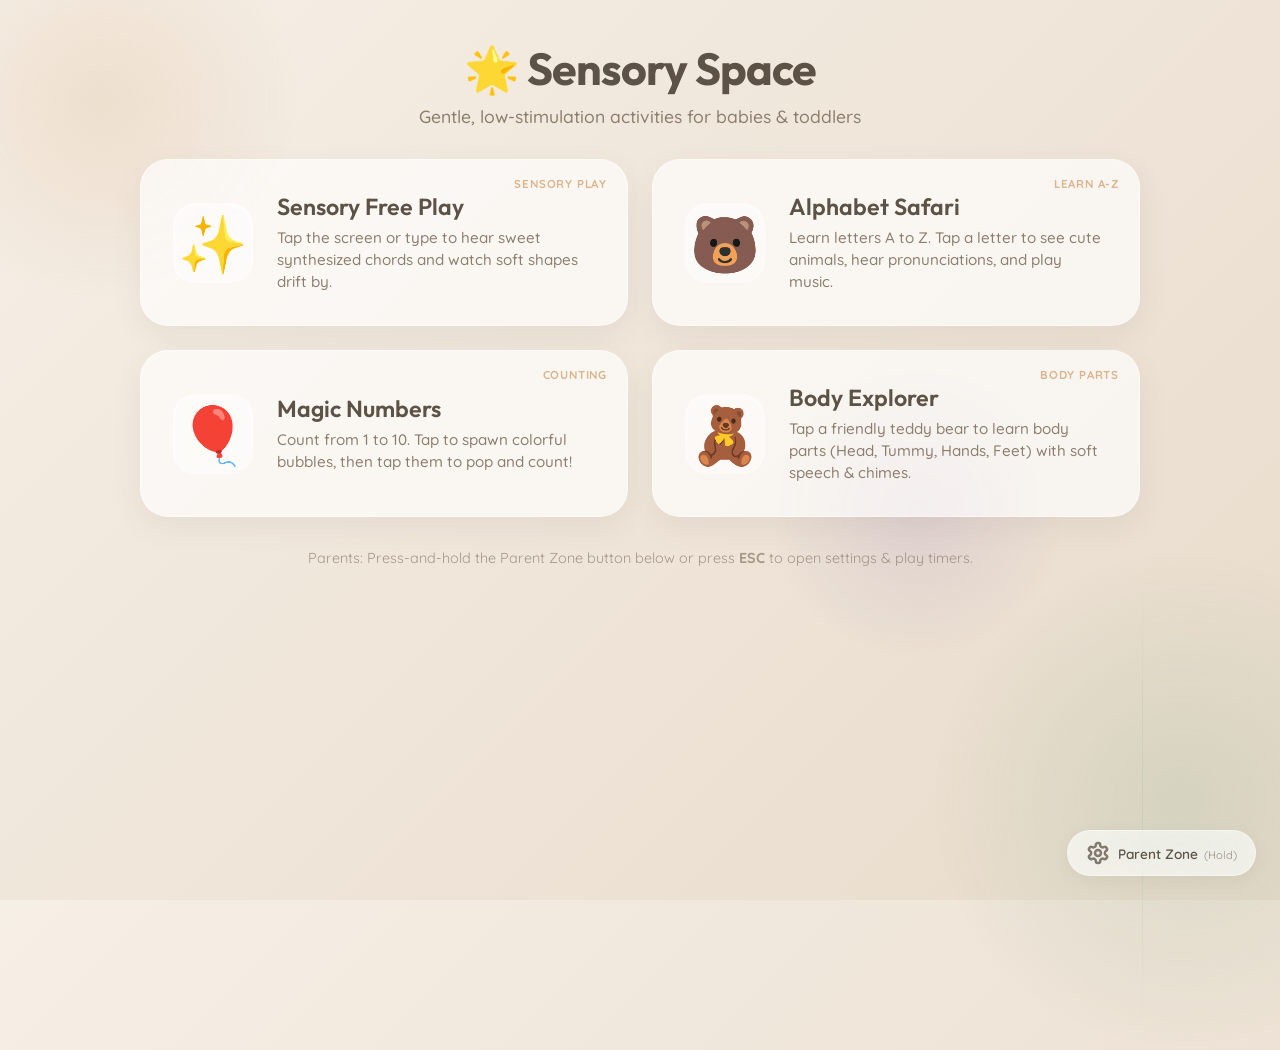
<file: index.html>
<!DOCTYPE html>
<html lang="en">
<head>
    <meta charset="UTF-8">
    <meta name="viewport" content="width=device-width, initial-scale=1.0, maximum-scale=1.0, user-scalable=no">
    <title>Baby Sensory Learning Hub - Gentle Space</title>
    <!-- Outfit & Quicksand fonts for toddler friendly UI -->
    <link rel="preconnect" href="https://fonts.googleapis.com">
    <link rel="preconnect" href="https://fonts.gstatic.com" crossorigin>
    <link href="https://fonts.googleapis.com/css2?family=Outfit:wght@300;400;500;600&family=Quicksand:wght@400;500;600;700&display=swap" rel="stylesheet">
    <link rel="stylesheet" href="styles.css?v=2">
</head>
<body class="theme-warm-sand menu-page">
    <!-- Interactive Background Canvas -->
    <canvas id="playCanvas"></canvas>
    
    <!-- Floating background decorative blobs -->
    <div class="decorative-blob blob-1"></div>
    <div class="decorative-blob blob-2"></div>
    <div class="decorative-blob blob-3"></div>

    <!-- Main Navigation/Menu Container -->
    <div class="menu-container">
        <header class="menu-header">
            <h1 class="logo-text">🌟 Sensory Space</h1>
            <p class="menu-subtitle">Gentle, low-stimulation activities for babies & toddlers</p>
        </header>

        <main class="activity-grid">
            <a href="play.html" class="activity-card play-card">
                <div class="card-icon">✨</div>
                <div class="card-body">
                    <h2>Sensory Free Play</h2>
                    <p>Tap the screen or type to hear sweet synthesized chords and watch soft shapes drift by.</p>
                </div>
                <div class="card-tag">Sensory Play</div>
            </a>

            <a href="alphabets.html" class="activity-card alpha-card">
                <div class="card-icon">🐻</div>
                <div class="card-body">
                    <h2>Alphabet Safari</h2>
                    <p>Learn letters A to Z. Tap a letter to see cute animals, hear pronunciations, and play music.</p>
                </div>
                <div class="card-tag">Learn A-Z</div>
            </a>

            <a href="numbers.html" class="activity-card numbers-card">
                <div class="card-icon">🎈</div>
                <div class="card-body">
                    <h2>Magic Numbers</h2>
                    <p>Count from 1 to 10. Tap to spawn colorful bubbles, then tap them to pop and count!</p>
                </div>
                <div class="card-tag">Counting</div>
            </a>

            <a href="body.html" class="activity-card body-card">
                <div class="card-icon">🧸</div>
                <div class="card-body">
                    <h2>Body Explorer</h2>
                    <p>Tap a friendly teddy bear to learn body parts (Head, Tummy, Hands, Feet) with soft speech & chimes.</p>
                </div>
                <div class="card-tag">Body Parts</div>
            </a>
        </main>

        <footer class="menu-footer">
            <p>Parents: Press-and-hold the Parent Zone button below or press <strong>ESC</strong> to open settings & play timers.</p>
        </footer>
    </div>

    <!-- Quick Floating Settings Trigger (requires holding down to prevent baby activation) -->
    <button id="settingsTrigger" class="settings-trigger" aria-label="Open Settings" title="Hold to open parent settings">
        <svg xmlns="http://www.w3.org/2000/svg" width="24" height="24" viewBox="0 0 24 24" fill="none" stroke="currentColor" stroke-width="2.5" stroke-linecap="round" stroke-linejoin="round" class="gear-icon"><path d="M12.22 2h-.44a2 2 0 0 0-2 2v.18a2 2 0 0 1-1 1.73l-.43.25a2 2 0 0 1-2 0l-.15-.08a2 2 0 0 0-2.73.73l-.22.38a2 2 0 0 0 .73 2.73l.15.1a2 2 0 0 1 1 1.72v.51a2 2 0 0 1-1 1.74l-.15.09a2 2 0 0 0-.73 2.73l.22.38a2 2 0 0 0 2.73.73l.15-.08a2 2 0 0 1 2 0l.43.25a2 2 0 0 1 1 1.73V20a2 2 0 0 0 2 2h.44a2 2 0 0 0 2-2v-.18a2 2 0 0 1 1-1.73l.43-.25a2 2 0 0 1 2 0l.15.08a2 2 0 0 0 2.73-.73l.22-.39a2 2 0 0 0-.73-2.73l-.15-.08a2 2 0 0 1-1-1.74v-.5a2 2 0 0 1 1-1.74l.15-.1a2 2 0 0 0 .73-2.73l-.22-.38a2 2 0 0 0-2.73-.73l-.15.08a2 2 0 0 1-2 0l-.43-.25a2 2 0 0 1-1-1.73V4a2 2 0 0 0-2-2z"></path><circle cx="12" cy="12" r="3"></circle></svg>
        <span class="trigger-label">Parent Zone <span class="hold-text">(Hold)</span></span>
        <div class="progress-ring"></div>
    </button>

    <!-- Live countdown badge (visible when timer is running) -->
    <div id="countdownBadge" class="countdown-badge hidden"></div>

    <!-- Playtime Over Lockout Overlay -->
    <div id="timesUpOverlay" class="timesup-overlay hidden">
        <div class="timesup-box">
            <div class="timesup-icon">🌙</div>
            <h2>Playtime is over!</h2>
            <p>Great session! Ask a grown-up to unlock the screen.</p>
            <button id="timesUpUnlockBtn" class="timesup-unlock-btn">Unlock (Parent)</button>
        </div>
    </div>

    <!-- Frosted Glass Settings Drawer -->
    <div id="settingsDrawer" class="settings-drawer hidden">
        <div class="drawer-backdrop" id="drawerBackdrop"></div>
        <div class="drawer-content">
            <div class="drawer-header">
                <h2>Parent Control Panel</h2>
                <button id="closeDrawer" class="close-btn" aria-label="Close Settings">&times;</button>
            </div>
            
            <div class="drawer-body">
                <!-- Sound Options -->
                <div class="settings-group">
                    <h3>🎵 Sound Mode</h3>
                    <div class="chips-group" id="soundPresets">
                        <button class="chip active" data-sound="harp">Soft Harp</button>
                        <button class="chip" data-sound="marimba">Wood Marimba</button>
                        <button class="chip" data-sound="musicbox">Music Box</button>
                        <button class="chip" data-sound="droplet">Water Droplets</button>
                        <button class="chip" data-sound="silence">Mute</button>
                    </div>
                </div>

                <!-- Color Themes -->
                <div class="settings-group">
                    <h3>Theme Palette</h3>
                    <div class="theme-picker" id="themePicker">
                        <button class="theme-circle active" data-theme="warm-sand" style="background: linear-gradient(135deg, #f4ebe1 0%, #e6d7c3 100%);" title="Warm Sand"></button>
                        <button class="theme-circle" data-theme="soft-sage" style="background: linear-gradient(135deg, #e8f0e8 0%, #cedecd 100%);" title="Soft Sage"></button>
                        <button class="theme-circle" data-theme="lavender-mist" style="background: linear-gradient(135deg, #eee8f3 0%, #d8cade 100%);" title="Lavender Mist"></button>
                        <button class="theme-circle" data-theme="ocean-breeze" style="background: linear-gradient(135deg, #e7edf3 0%, #ccd7e6 100%);" title="Ocean Breeze"></button>
                        <button class="theme-circle" data-theme="deep-night" style="background: linear-gradient(135deg, #1b212c 0%, #11151c 100%);" title="Deep Night"></button>
                    </div>
                </div>

                <!-- Controls & Tuning -->
                <div class="settings-group">
                    <div class="control-row">
                        <div class="control-label">
                            <span>Audio Volume</span>
                            <span id="volumeValue">50%</span>
                        </div>
                        <input type="range" id="volumeControl" min="0" max="100" value="50" class="slider">
                    </div>
                </div>

                <!-- ⏱ Play Timer -->
                <div class="settings-group">
                    <h3>⏱ Play Timer</h3>
                    <div class="timer-status" id="timerStatusRow">
                        <span id="timerStatusLabel">No timer set</span>
                        <button id="timerCancelBtn" class="chip timer-cancel-btn hidden">Cancel</button>
                    </div>
                    <div class="chips-group" id="timerPresets">
                        <button class="chip" data-minutes="5">5 min</button>
                        <button class="chip" data-minutes="10">10 min</button>
                        <button class="chip" data-minutes="15">15 min</button>
                        <button class="chip" data-minutes="30">30 min</button>
                    </div>
                    <div class="timer-custom-row">
                        <input type="number" id="timerCustomInput" class="timer-custom-input" placeholder="Custom mins" min="1" max="120">
                        <button id="timerCustomStart" class="chip">Start</button>
                    </div>
                </div>

                <!-- Action buttons -->
                <div class="settings-actions">
                    <button id="fullscreenBtn" class="action-btn">
                        <svg xmlns="http://www.w3.org/2000/svg" width="18" height="18" viewBox="0 0 24 24" fill="none" stroke="currentColor" stroke-width="2" stroke-linecap="round" stroke-linejoin="round"><path d="M8 3H5a2 2 0 0 0-2 2v3m18 0V5a2 2 0 0 0-2-2h-3m0 18h3a2 2 0 0 0 2-2v-3M3 16v3a2 2 0 0 0 2 2h3"></path></svg>
                        <span>Toggle Fullscreen</span>
                    </button>
                </div>
            </div>
            
            <div class="drawer-footer">
                <p>Ensure your device volume is set to a safe, low level for young baby ears.</p>
            </div>
        </div>
    </div>

    <!-- Script imports -->
    <script src="shared.js?v=3"></script>
    <script src="menu.js?v=3"></script>
</body>
</html>
</file>
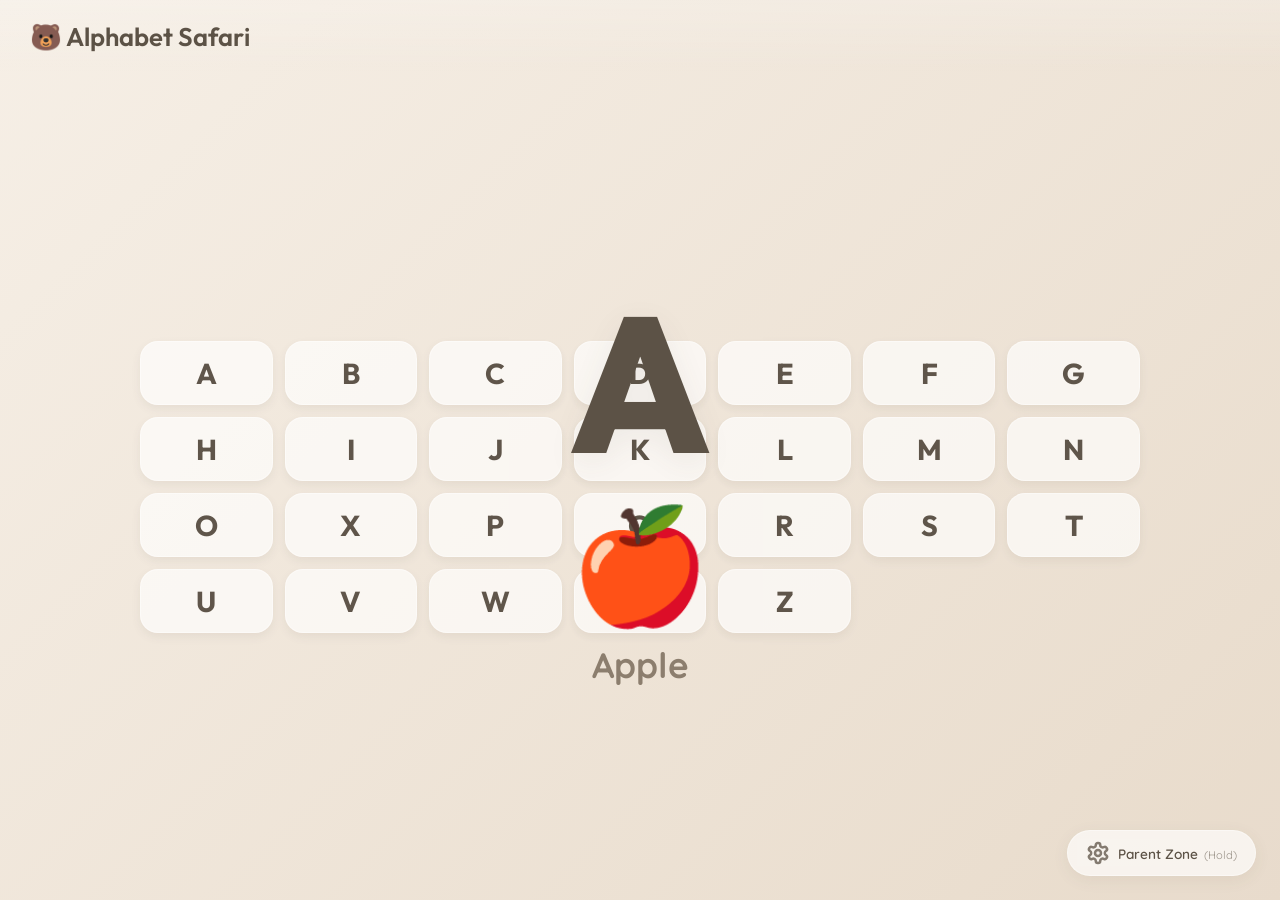
<file: alphabets.html>
<!DOCTYPE html>
<html lang="en">
<head>
    <meta charset="UTF-8">
    <meta name="viewport" content="width=device-width, initial-scale=1.0, maximum-scale=1.0, user-scalable=no">
    <title>Alphabet Safari - Gentle Sensory Learning</title>
    <!-- Fonts -->
    <link rel="preconnect" href="https://fonts.googleapis.com">
    <link rel="preconnect" href="https://fonts.gstatic.com" crossorigin>
    <link href="https://fonts.googleapis.com/css2?family=Outfit:wght@300;400;500;600&family=Quicksand:wght@400;500;600;700&display=swap" rel="stylesheet">
    <link rel="stylesheet" href="styles.css?v=2">
</head>
<body class="theme-warm-sand">
    <!-- Background Canvas for sensory floaters -->
    <canvas id="playCanvas"></canvas>

    <!-- Game layout container -->
    <div class="game-container">
        <header class="game-header">
            <h1 class="game-title">🐻 Alphabet Safari</h1>
        </header>

        <main class="game-main">
            <div class="alphabet-board">
                <!-- Giant central card displaying letter and emoji illustration -->
                <div id="giantDisplay" class="giant-display-overlay hidden">
                    <div id="giantLetter" class="giant-letter">A</div>
                    <div id="giantIllustration" class="giant-illustration">🍎</div>
                    <div id="giantWord" class="giant-word">Apple</div>
                </div>

                <!-- Touch keyboard for letters -->
                <div class="alphabet-grid" id="alphabetGrid">
                    <!-- Loaded dynamically via alphabets.js -->
                </div>
            </div>
        </main>
    </div>

    <!-- Parent Zone Trigger -->
    <button id="settingsTrigger" class="settings-trigger" aria-label="Open Settings" title="Hold to open parent settings">
        <svg xmlns="http://www.w3.org/2000/svg" width="24" height="24" viewBox="0 0 24 24" fill="none" stroke="currentColor" stroke-width="2.5" stroke-linecap="round" stroke-linejoin="round" class="gear-icon"><path d="M12.22 2h-.44a2 2 0 0 0-2 2v.18a2 2 0 0 1-1 1.73l-.43.25a2 2 0 0 1-2 0l-.15-.08a2 2 0 0 0-2.73.73l-.22.38a2 2 0 0 0 .73 2.73l.15.1a2 2 0 0 1 1 1.72v.51a2 2 0 0 1-1 1.74l-.15.09a2 2 0 0 0-.73 2.73l.22.38a2 2 0 0 0 2.73.73l.15-.08a2 2 0 0 1 2 0l.43.25a2 2 0 0 1 1 1.73V20a2 2 0 0 0 2 2h.44a2 2 0 0 0 2-2v-.18a2 2 0 0 1 1-1.73l.43-.25a2 2 0 0 1 2 0l.15.08a2 2 0 0 0 2.73-.73l.22-.39a2 2 0 0 0-.73-2.73l-.15-.08a2 2 0 0 1-1-1.74v-.5a2 2 0 0 1 1-1.74l.15-.1a2 2 0 0 0 .73-2.73l-.22-.38a2 2 0 0 0-2.73-.73l-.15.08a2 2 0 0 1-2 0l-.43-.25a2 2 0 0 1-1-1.73V4a2 2 0 0 0-2-2z"></path><circle cx="12" cy="12" r="3"></circle></svg>
        <span class="trigger-label">Parent Zone <span class="hold-text">(Hold)</span></span>
        <div class="progress-ring"></div>
    </button>

    <!-- Countdown badge -->
    <div id="countdownBadge" class="countdown-badge hidden"></div>

    <!-- TimesUp Lockout Overlay -->
    <div id="timesUpOverlay" class="timesup-overlay hidden">
        <div class="timesup-box">
            <div class="timesup-icon">🌙</div>
            <h2>Playtime is over!</h2>
            <p>Great session! Ask a grown-up to unlock the screen.</p>
            <button id="timesUpUnlockBtn" class="timesup-unlock-btn">Unlock (Parent)</button>
        </div>
    </div>

    <!-- Parent Settings Drawer -->
    <div id="settingsDrawer" class="settings-drawer hidden">
        <div class="drawer-backdrop" id="drawerBackdrop"></div>
        <div class="drawer-content">
            <div class="drawer-header">
                <h2>Parent Control Panel</h2>
                <button id="closeDrawer" class="close-btn" aria-label="Close Settings">&times;</button>
            </div>
            
            <div class="drawer-body">
                <!-- Sound Options -->
                <div class="settings-group">
                    <h3>🎵 Sound Mode</h3>
                    <div class="chips-group" id="soundPresets">
                        <button class="chip active" data-sound="harp">Soft Harp</button>
                        <button class="chip" data-sound="marimba">Wood Marimba</button>
                        <button class="chip" data-sound="musicbox">Music Box</button>
                        <button class="chip" data-sound="droplet">Water Droplets</button>
                        <button class="chip" data-sound="silence">Mute</button>
                    </div>
                </div>

                <!-- Color Themes -->
                <div class="settings-group">
                    <h3>Theme Palette</h3>
                    <div class="theme-picker" id="themePicker">
                        <button class="theme-circle active" data-theme="warm-sand" style="background: linear-gradient(135deg, #f4ebe1 0%, #e6d7c3 100%);" title="Warm Sand"></button>
                        <button class="theme-circle" data-theme="soft-sage" style="background: linear-gradient(135deg, #e8f0e8 0%, #cedecd 100%);" title="Soft Sage"></button>
                        <button class="theme-circle" data-theme="lavender-mist" style="background: linear-gradient(135deg, #eee8f3 0%, #d8cade 100%);" title="Lavender Mist"></button>
                        <button class="theme-circle" data-theme="ocean-breeze" style="background: linear-gradient(135deg, #e7edf3 0%, #ccd7e6 100%);" title="Ocean Breeze"></button>
                        <button class="theme-circle" data-theme="deep-night" style="background: linear-gradient(135deg, #1b212c 0%, #11151c 100%);" title="Deep Night"></button>
                    </div>
                </div>

                <!-- Volume slider -->
                <div class="settings-group">
                    <div class="control-row">
                        <div class="control-label">
                            <span>Audio Volume</span>
                            <span id="volumeValue">50%</span>
                        </div>
                        <input type="range" id="volumeControl" min="0" max="100" value="50" class="slider">
                    </div>
                </div>

                <!-- Play Timer -->
                <div class="settings-group">
                    <h3>⏱ Play Timer</h3>
                    <div class="timer-status" id="timerStatusRow">
                        <span id="timerStatusLabel">No timer set</span>
                        <button id="timerCancelBtn" class="chip timer-cancel-btn hidden">Cancel</button>
                    </div>
                    <div class="chips-group" id="timerPresets">
                        <button class="chip" data-minutes="5">5 min</button>
                        <button class="chip" data-minutes="10">10 min</button>
                        <button class="chip" data-minutes="15">15 min</button>
                        <button class="chip" data-minutes="30">30 min</button>
                    </div>
                    <div class="timer-custom-row">
                        <input type="number" id="timerCustomInput" class="timer-custom-input" placeholder="Custom mins" min="1" max="120">
                        <button id="timerCustomStart" class="chip">Start</button>
                    </div>
                </div>

                <!-- Actions -->
                <div class="settings-actions">
                    <button id="fullscreenBtn" class="action-btn">
                        <svg xmlns="http://www.w3.org/2000/svg" width="18" height="18" viewBox="0 0 24 24" fill="none" stroke="currentColor" stroke-width="2" stroke-linecap="round" stroke-linejoin="round"><path d="M8 3H5a2 2 0 0 0-2 2v3m18 0V5a2 2 0 0 0-2-2h-3m0 18h3a2 2 0 0 0 2-2v-3M3 16v3a2 2 0 0 0 2 2h3"></path></svg>
                        <span>Toggle Fullscreen</span>
                    </button>
                    <button id="backToMenuBtn" class="action-btn menu-btn">
                        <svg xmlns="http://www.w3.org/2000/svg" width="18" height="18" viewBox="0 0 24 24" fill="none" stroke="currentColor" stroke-width="2" stroke-linecap="round" stroke-linejoin="round"><path d="M3 9l9-7 9 7v11a2 2 0 0 1-2 2H5a2 2 0 0 1-2-2z"></path><polyline points="9 22 9 12 15 12 15 22"></polyline></svg>
                        <span>Back to Menu</span>
                    </button>
                </div>
            </div>
            
            <div class="drawer-footer">
                <p>Ensure volume is comfortable for baby ears.</p>
            </div>
        </div>
    </div>

    <!-- Scripts -->
    <script src="shared.js?v=3"></script>
    <script src="alphabets.js?v=3"></script>
</body>
</html>
</file>
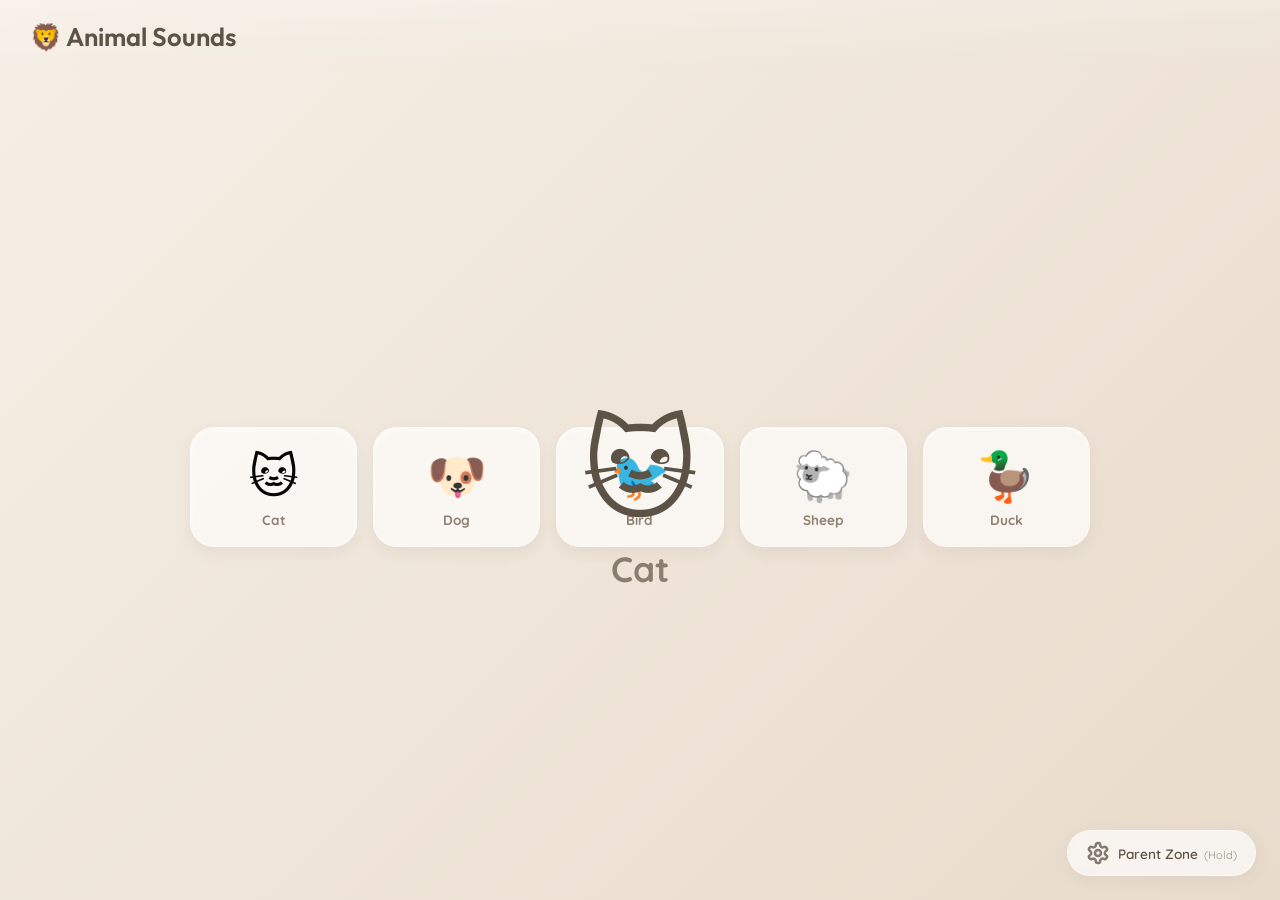
<file: animals.html>
<!DOCTYPE html>
<html lang="en">
<head>
    <meta charset="UTF-8">
    <meta name="viewport" content="width=device-width, initial-scale=1.0, maximum-scale=1.0, user-scalable=no">
    <title>Animal Sounds Safari - Gentle Sensory Learning</title>
    <!-- Fonts -->
    <link rel="preconnect" href="https://fonts.googleapis.com">
    <link rel="preconnect" href="https://fonts.gstatic.com" crossorigin>
    <link href="https://fonts.googleapis.com/css2?family=Outfit:wght@300;400;500;600&family=Quicksand:wght@400;500;600;700&display=swap" rel="stylesheet">
    <link rel="stylesheet" href="styles.css?v=2">
</head>
<body class="theme-warm-sand">
    <!-- Background Canvas for sensory floaters -->
    <canvas id="playCanvas"></canvas>

    <!-- Game layout container -->
    <div class="game-container">
        <header class="game-header">
            <h1 class="game-title">🦁 Animal Sounds</h1>
        </header>

        <main class="game-main">
            <div class="animals-layout">
                <!-- Giant central card displaying illustration & name -->
                <div id="giantDisplay" class="giant-display-overlay hidden">
                    <div id="giantIllustration" class="giant-illustration">🐱</div>
                    <div id="giantWord" class="giant-word">Cat</div>
                </div>

                <!-- Touch keyboard for animals -->
                <div class="animals-grid" id="animalsGrid">
                    <!-- Loaded dynamically via animals.js -->
                </div>
            </div>
        </main>
    </div>

    <!-- Parent Zone Trigger -->
    <button id="settingsTrigger" class="settings-trigger" aria-label="Open Settings" title="Hold to open parent settings">
        <svg xmlns="http://www.w3.org/2000/svg" width="24" height="24" viewBox="0 0 24 24" fill="none" stroke="currentColor" stroke-width="2.5" stroke-linecap="round" stroke-linejoin="round" class="gear-icon"><path d="M12.22 2h-.44a2 2 0 0 0-2 2v.18a2 2 0 0 1-1 1.73l-.43.25a2 2 0 0 1-2 0l-.15-.08a2 2 0 0 0-2.73.73l-.22.38a2 2 0 0 0 .73 2.73l.15.1a2 2 0 0 1 1 1.72v.51a2 2 0 0 1-1 1.74l-.15.09a2 2 0 0 0-.73 2.73l.22.38a2 2 0 0 0 2.73.73l.15-.08a2 2 0 0 1 2 0l.43.25a2 2 0 0 1 1 1.73V20a2 2 0 0 0 2 2h.44a2 2 0 0 0 2-2v-.18a2 2 0 0 1 1-1.73l.43-.25a2 2 0 0 1 2 0l.15.08a2 2 0 0 0 2.73-.73l.22-.39a2 2 0 0 0-.73-2.73l-.15-.08a2 2 0 0 1-1-1.74v-.5a2 2 0 0 1 1-1.74l.15-.1a2 2 0 0 0 .73-2.73l-.22-.38a2 2 0 0 0-2.73-.73l-.15.08a2 2 0 0 1-2 0l-.43-.25a2 2 0 0 1-1-1.73V4a2 2 0 0 0-2-2z"></path><circle cx="12" cy="12" r="3"></circle></svg>
        <span class="trigger-label">Parent Zone <span class="hold-text">(Hold)</span></span>
        <div class="progress-ring"></div>
    </button>

    <!-- Countdown badge -->
    <div id="countdownBadge" class="countdown-badge hidden"></div>

    <!-- TimesUp Lockout Overlay -->
    <div id="timesUpOverlay" class="timesup-overlay hidden">
        <div class="timesup-box">
            <div class="timesup-icon">🌙</div>
            <h2>Playtime is over!</h2>
            <p>Great session! Ask a grown-up to unlock the screen.</p>
            <button id="timesUpUnlockBtn" class="timesup-unlock-btn">Unlock (Parent)</button>
        </div>
    </div>

    <!-- Parent Settings Drawer -->
    <div id="settingsDrawer" class="settings-drawer hidden">
        <div class="drawer-backdrop" id="drawerBackdrop"></div>
        <div class="drawer-content">
            <div class="drawer-header">
                <h2>Parent Control Panel</h2>
                <button id="closeDrawer" class="close-btn" aria-label="Close Settings">&times;</button>
            </div>
            
            <div class="drawer-body">
                <!-- Sound Options -->
                <div class="settings-group">
                    <h3>🎵 Sound Mode</h3>
                    <div class="chips-group" id="soundPresets">
                        <button class="chip active" data-sound="harp">Soft Harp</button>
                        <button class="chip" data-sound="marimba">Wood Marimba</button>
                        <button class="chip" data-sound="musicbox">Music Box</button>
                        <button class="chip" data-sound="droplet">Water Droplets</button>
                        <button class="chip" data-sound="silence">Mute</button>
                    </div>
                </div>

                <!-- Color Themes -->
                <div class="settings-group">
                    <h3>Theme Palette</h3>
                    <div class="theme-picker" id="themePicker">
                        <button class="theme-circle active" data-theme="warm-sand" style="background: linear-gradient(135deg, #f4ebe1 0%, #e6d7c3 100%);" title="Warm Sand"></button>
                        <button class="theme-circle" data-theme="soft-sage" style="background: linear-gradient(135deg, #e8f0e8 0%, #cedecd 100%);" title="Soft Sage"></button>
                        <button class="theme-circle" data-theme="lavender-mist" style="background: linear-gradient(135deg, #eee8f3 0%, #d8cade 100%);" title="Lavender Mist"></button>
                        <button class="theme-circle" data-theme="ocean-breeze" style="background: linear-gradient(135deg, #e7edf3 0%, #ccd7e6 100%);" title="Ocean Breeze"></button>
                        <button class="theme-circle" data-theme="deep-night" style="background: linear-gradient(135deg, #1b212c 0%, #11151c 100%);" title="Deep Night"></button>
                    </div>
                </div>

                <!-- Volume slider -->
                <div class="settings-group">
                    <div class="control-row">
                        <div class="control-label">
                            <span>Audio Volume</span>
                            <span id="volumeValue">50%</span>
                        </div>
                        <input type="range" id="volumeControl" min="0" max="100" value="50" class="slider">
                    </div>
                </div>

                <!-- Play Timer -->
                <div class="settings-group">
                    <h3>⏱ Play Timer</h3>
                    <div class="timer-status" id="timerStatusRow">
                        <span id="timerStatusLabel">No timer set</span>
                        <button id="timerCancelBtn" class="chip timer-cancel-btn hidden">Cancel</button>
                    </div>
                    <div class="chips-group" id="timerPresets">
                        <button class="chip" data-minutes="5">5 min</button>
                        <button class="chip" data-minutes="10">10 min</button>
                        <button class="chip" data-minutes="15">15 min</button>
                        <button class="chip" data-minutes="30">30 min</button>
                    </div>
                    <div class="timer-custom-row">
                        <input type="number" id="timerCustomInput" class="timer-custom-input" placeholder="Custom mins" min="1" max="120">
                        <button id="timerCustomStart" class="chip">Start</button>
                    </div>
                </div>

                <!-- Actions -->
                <div class="settings-actions">
                    <button id="fullscreenBtn" class="action-btn">
                        <svg xmlns="http://www.w3.org/2000/svg" width="18" height="18" viewBox="0 0 24 24" fill="none" stroke="currentColor" stroke-width="2" stroke-linecap="round" stroke-linejoin="round"><path d="M8 3H5a2 2 0 0 0-2 2v3m18 0V5a2 2 0 0 0-2-2h-3m0 18h3a2 2 0 0 0 2-2v-3M3 16v3a2 2 0 0 0 2 2h3"></path></svg>
                        <span>Toggle Fullscreen</span>
                    </button>
                    <button id="backToMenuBtn" class="action-btn menu-btn">
                        <svg xmlns="http://www.w3.org/2000/svg" width="18" height="18" viewBox="0 0 24 24" fill="none" stroke="currentColor" stroke-width="2" stroke-linecap="round" stroke-linejoin="round"><path d="M3 9l9-7 9 7v11a2 2 0 0 1-2 2H5a2 2 0 0 1-2-2z"></path><polyline points="9 22 9 12 15 12 15 22"></polyline></svg>
                        <span>Back to Menu</span>
                    </button>
                </div>
            </div>
            
            <div class="drawer-footer">
                <p>Ensure volume is comfortable for baby ears.</p>
            </div>
        </div>
    </div>

    <!-- Scripts -->
    <script src="shared.js?v=3"></script>
    <script src="animals.js?v=3"></script>
</body>
</html>
</file>
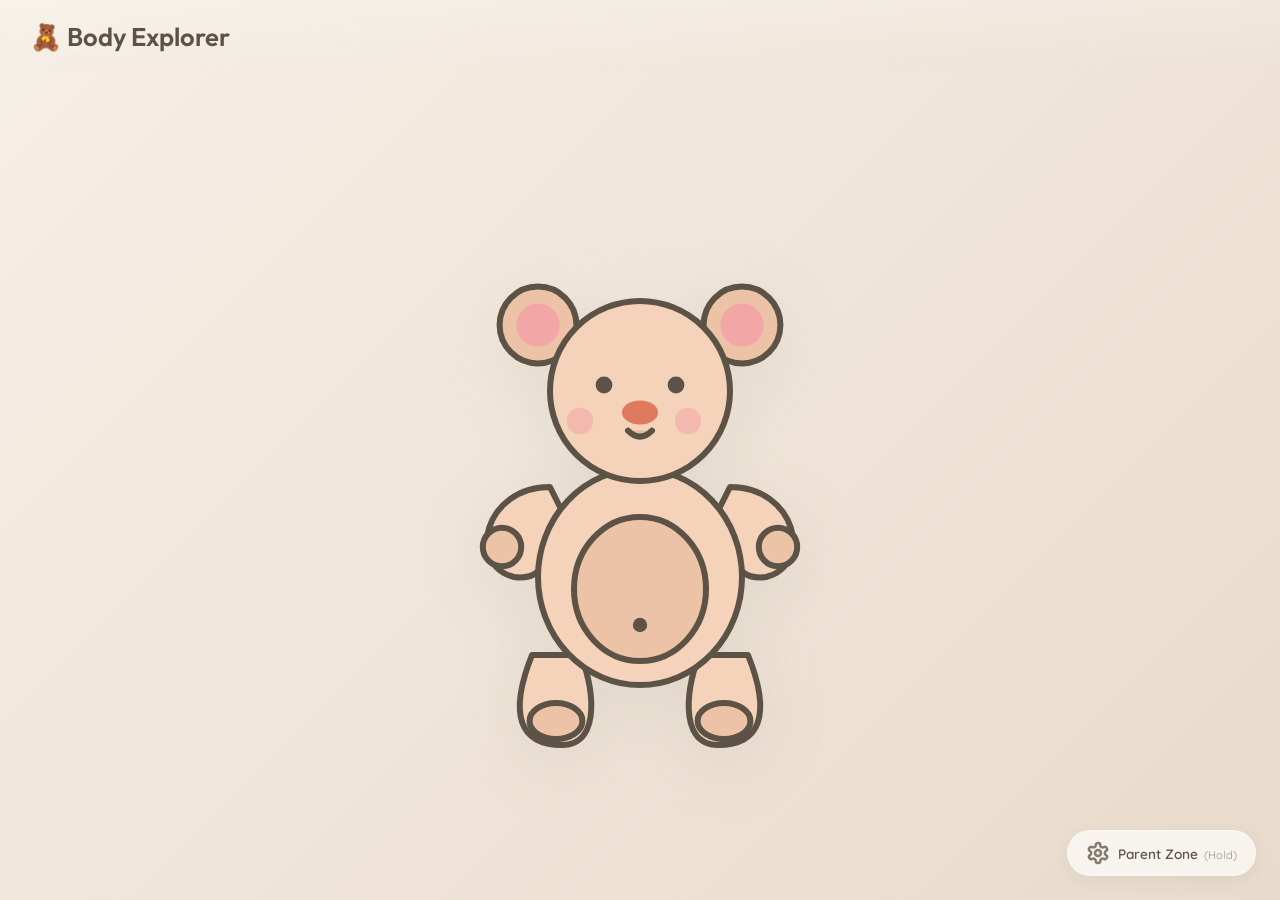
<file: body.html>
<!DOCTYPE html>
<html lang="en">
<head>
    <meta charset="UTF-8">
    <meta name="viewport" content="width=device-width, initial-scale=1.0, maximum-scale=1.0, user-scalable=no">
    <title>Body Explorer - Gentle Sensory Learning</title>
    <!-- Fonts -->
    <link rel="preconnect" href="https://fonts.googleapis.com">
    <link rel="preconnect" href="https://fonts.gstatic.com" crossorigin>
    <link href="https://fonts.googleapis.com/css2?family=Outfit:wght@300;400;500;600&family=Quicksand:wght@400;500;600;700&display=swap" rel="stylesheet">
    <link rel="stylesheet" href="styles.css?v=2">
</head>
<body class="theme-warm-sand">
    <!-- Sensory particle canvas -->
    <canvas id="playCanvas"></canvas>

    <!-- Game Layout Container -->
    <div class="game-container">
        <header class="game-header">
            <h1 class="game-title">🧸 Body Explorer</h1>
        </header>

        <main class="game-main">
            <div class="body-container">
                <!-- Floating bubble label displaying the selected body part -->
                <div id="bodyLabel" class="body-bubble-label">Head</div>

                <!-- Teddy Bear SVG Interactive Model -->
                <div class="teddy-wrapper">
                    <svg viewBox="0 0 400 500" class="teddy-svg" id="teddySvg">
                        <!-- Left Ear -->
                        <circle cx="115" cy="115" r="32" class="teddy-part details" data-part="Ear"></circle>
                        <circle cx="115" cy="115" r="18" class="teddy-part ear-inner" data-part="Ear"></circle>

                        <!-- Right Ear -->
                        <circle cx="285" cy="115" r="32" class="teddy-part details" data-part="Ear"></circle>
                        <circle cx="285" cy="115" r="18" class="teddy-part ear-inner" data-part="Ear"></circle>

                        <!-- Left Foot/Leg -->
                        <path d="M110 390 C90 440 100 465 135 465 C170 465 160 410 150 390 Z" class="teddy-part face" data-part="Feet"></path>
                        <ellipse cx="130" cy="445" rx="22" ry="15" class="teddy-part details" data-part="Feet"></ellipse>

                        <!-- Right Foot/Leg -->
                        <path d="M290 390 C310 440 300 465 265 465 C230 465 240 410 250 390 Z" class="teddy-part face" data-part="Feet"></path>
                        <ellipse cx="270" cy="445" rx="22" ry="15" class="teddy-part details" data-part="Feet"></ellipse>

                        <!-- Left Shoulder/Arm -->
                        <path d="M125 250 C70 250 55 315 95 325 C125 330 135 290 135 270 Z" class="teddy-part face" data-part="Hands"></path>
                        <circle cx="85" cy="300" r="16" class="teddy-part details" data-part="Hands"></circle>

                        <!-- Right Shoulder/Arm -->
                        <path d="M275 250 C330 250 345 315 305 325 C275 330 265 290 265 270 Z" class="teddy-part face" data-part="Hands"></path>
                        <circle cx="315" cy="300" r="16" class="teddy-part details" data-part="Hands"></circle>

                        <!-- Body / Tummy -->
                        <ellipse cx="200" cy="325" rx="85" ry="90" class="teddy-part face" data-part="Tummy"></ellipse>
                        <!-- Belly Button / Details inside Tummy -->
                        <ellipse cx="200" cy="335" rx="55" ry="60" class="teddy-part details" data-part="Tummy"></ellipse>
                        <circle cx="200" cy="365" r="6" fill="#5c5246" stroke="none"></circle>

                        <!-- Head -->
                        <circle cx="200" cy="170" r="75" class="teddy-part face" data-part="Head"></circle>
                        
                        <!-- Cheeks -->
                        <circle cx="150" cy="195" r="11" class="teddy-part cheek" data-part="Head"></circle>
                        <circle cx="240" cy="195" r="11" class="teddy-part cheek" data-part="Head"></circle>

                        <!-- Eyes -->
                        <circle cx="170" cy="165" r="7" class="teddy-part eye" data-part="Eyes"></circle>
                        <circle cx="230" cy="165" r="7" class="teddy-part eye" data-part="Eyes"></circle>

                        <!-- Nose/Muzzle -->
                        <ellipse cx="200" cy="188" rx="15" ry="10" class="teddy-part nose" data-part="Nose"></ellipse>

                        <!-- Mouth -->
                        <path d="M190 203 Q200 213 210 203" fill="none" stroke="#5c5246" stroke-width="4.5" stroke-linecap="round" class="teddy-part mouth" data-part="Mouth"></path>
                    </svg>
                </div>
            </div>
        </main>
    </div>

    <!-- Parent Zone Trigger -->
    <button id="settingsTrigger" class="settings-trigger" aria-label="Open Settings" title="Hold to open parent settings">
        <svg xmlns="http://www.w3.org/2000/svg" width="24" height="24" viewBox="0 0 24 24" fill="none" stroke="currentColor" stroke-width="2.5" stroke-linecap="round" stroke-linejoin="round" class="gear-icon"><path d="M12.22 2h-.44a2 2 0 0 0-2 2v.18a2 2 0 0 1-1 1.73l-.43.25a2 2 0 0 1-2 0l-.15-.08a2 2 0 0 0-2.73.73l-.22.38a2 2 0 0 0 .73 2.73l.15.1a2 2 0 0 1 1 1.72v.51a2 2 0 0 1-1 1.74l-.15.09a2 2 0 0 0-.73 2.73l.22.38a2 2 0 0 0 2.73.73l.15-.08a2 2 0 0 1 2 0l.43.25a2 2 0 0 1 1 1.73V20a2 2 0 0 0 2 2h.44a2 2 0 0 0 2-2v-.18a2 2 0 0 1 1-1.73l.43-.25a2 2 0 0 1 2 0l.15.08a2 2 0 0 0 2.73-.73l.22-.39a2 2 0 0 0-.73-2.73l-.15-.08a2 2 0 0 1-1-1.74v-.5a2 2 0 0 1 1-1.74l.15-.1a2 2 0 0 0 .73-2.73l-.22-.38a2 2 0 0 0-2.73-.73l-.15.08a2 2 0 0 1-2 0l-.43-.25a2 2 0 0 1-1-1.73V4a2 2 0 0 0-2-2z"></path><circle cx="12" cy="12" r="3"></circle></svg>
        <span class="trigger-label">Parent Zone <span class="hold-text">(Hold)</span></span>
        <div class="progress-ring"></div>
    </button>

    <!-- Countdown Badge -->
    <div id="countdownBadge" class="countdown-badge hidden"></div>

    <!-- TimesUp Lockout Overlay -->
    <div id="timesUpOverlay" class="timesup-overlay hidden">
        <div class="timesup-box">
            <div class="timesup-icon">🌙</div>
            <h2>Playtime is over!</h2>
            <p>Great session! Ask a grown-up to unlock the screen.</p>
            <button id="timesUpUnlockBtn" class="timesup-unlock-btn">Unlock (Parent)</button>
        </div>
    </div>

    <!-- Parent Settings Drawer -->
    <div id="settingsDrawer" class="settings-drawer hidden">
        <div class="drawer-backdrop" id="drawerBackdrop"></div>
        <div class="drawer-content">
            <div class="drawer-header">
                <h2>Parent Control Panel</h2>
                <button id="closeDrawer" class="close-btn" aria-label="Close Settings">&times;</button>
            </div>
            
            <div class="drawer-body">
                <!-- Sound Options -->
                <div class="settings-group">
                    <h3>🎵 Sound Mode</h3>
                    <div class="chips-group" id="soundPresets">
                        <button class="chip active" data-sound="harp">Soft Harp</button>
                        <button class="chip" data-sound="marimba">Wood Marimba</button>
                        <button class="chip" data-sound="musicbox">Music Box</button>
                        <button class="chip" data-sound="droplet">Water Droplets</button>
                        <button class="chip" data-sound="silence">Mute</button>
                    </div>
                </div>

                <!-- Color Themes -->
                <div class="settings-group">
                    <h3>Theme Palette</h3>
                    <div class="theme-picker" id="themePicker">
                        <button class="theme-circle active" data-theme="warm-sand" style="background: linear-gradient(135deg, #f4ebe1 0%, #e6d7c3 100%);" title="Warm Sand"></button>
                        <button class="theme-circle" data-theme="soft-sage" style="background: linear-gradient(135deg, #e8f0e8 0%, #cedecd 100%);" title="Soft Sage"></button>
                        <button class="theme-circle" data-theme="lavender-mist" style="background: linear-gradient(135deg, #eee8f3 0%, #d8cade 100%);" title="Lavender Mist"></button>
                        <button class="theme-circle" data-theme="ocean-breeze" style="background: linear-gradient(135deg, #e7edf3 0%, #ccd7e6 100%);" title="Ocean Breeze"></button>
                        <button class="theme-circle" data-theme="deep-night" style="background: linear-gradient(135deg, #1b212c 0%, #11151c 100%);" title="Deep Night"></button>
                    </div>
                </div>

                <!-- Volume slider -->
                <div class="settings-group">
                    <div class="control-row">
                        <div class="control-label">
                            <span>Audio Volume</span>
                            <span id="volumeValue">50%</span>
                        </div>
                        <input type="range" id="volumeControl" min="0" max="100" value="50" class="slider">
                    </div>
                </div>

                <!-- Play Timer -->
                <div class="settings-group">
                    <h3>⏱ Play Timer</h3>
                    <div class="timer-status" id="timerStatusRow">
                        <span id="timerStatusLabel">No timer set</span>
                        <button id="timerCancelBtn" class="chip timer-cancel-btn hidden">Cancel</button>
                    </div>
                    <div class="chips-group" id="timerPresets">
                        <button class="chip" data-minutes="5">5 min</button>
                        <button class="chip" data-minutes="10">10 min</button>
                        <button class="chip" data-minutes="15">15 min</button>
                        <button class="chip" data-minutes="30">30 min</button>
                    </div>
                    <div class="timer-custom-row">
                        <input type="number" id="timerCustomInput" class="timer-custom-input" placeholder="Custom mins" min="1" max="120">
                        <button id="timerCustomStart" class="chip">Start</button>
                    </div>
                </div>

                <!-- Actions -->
                <div class="settings-actions">
                    <button id="fullscreenBtn" class="action-btn">
                        <svg xmlns="http://www.w3.org/2000/svg" width="18" height="18" viewBox="0 0 24 24" fill="none" stroke="currentColor" stroke-width="2" stroke-linecap="round" stroke-linejoin="round"><path d="M8 3H5a2 2 0 0 0-2 2v3m18 0V5a2 2 0 0 0-2-2h-3m0 18h3a2 2 0 0 0 2-2v-3M3 16v3a2 2 0 0 0 2 2h3"></path></svg>
                        <span>Toggle Fullscreen</span>
                    </button>
                    <button id="backToMenuBtn" class="action-btn menu-btn">
                        <svg xmlns="http://www.w3.org/2000/svg" width="18" height="18" viewBox="0 0 24 24" fill="none" stroke="currentColor" stroke-width="2" stroke-linecap="round" stroke-linejoin="round"><path d="M3 9l9-7 9 7v11a2 2 0 0 1-2 2H5a2 2 0 0 1-2-2z"></path><polyline points="9 22 9 12 15 12 15 22"></polyline></svg>
                        <span>Back to Menu</span>
                    </button>
                </div>
            </div>
            
            <div class="drawer-footer">
                <p>Ensure volume is comfortable for baby ears.</p>
            </div>
        </div>
    </div>

    <!-- Scripts -->
    <script src="shared.js?v=3"></script>
    <script src="body.js?v=3"></script>
</body>
</html>
</file>
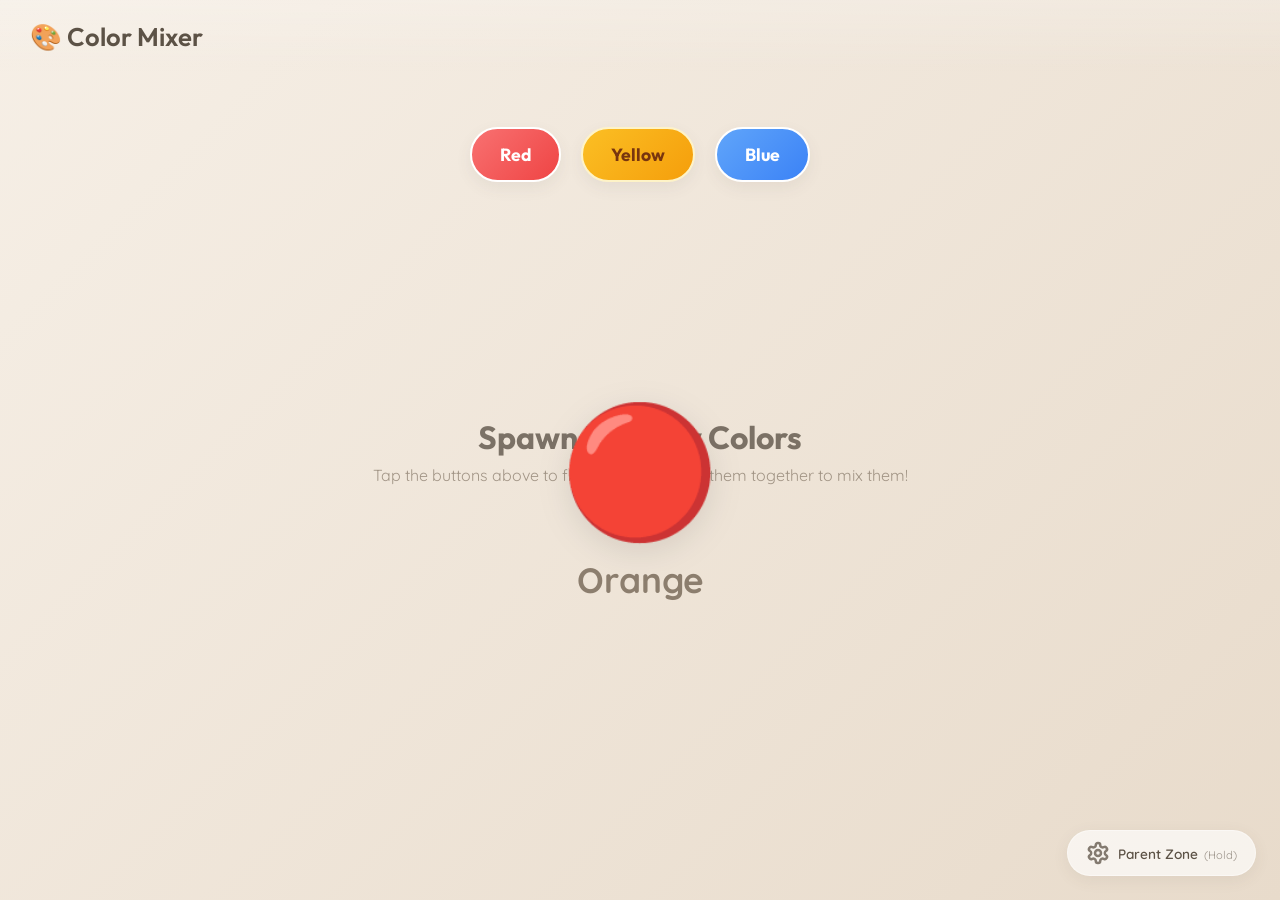
<file: colors.html>
<!DOCTYPE html>
<html lang="en">
<head>
    <meta charset="UTF-8">
    <meta name="viewport" content="width=device-width, initial-scale=1.0, maximum-scale=1.0, user-scalable=no">
    <title>Magic Color Mixer - Gentle Sensory Learning</title>
    <!-- Fonts -->
    <link rel="preconnect" href="https://fonts.googleapis.com">
    <link rel="preconnect" href="https://fonts.gstatic.com" crossorigin>
    <link href="https://fonts.googleapis.com/css2?family=Outfit:wght@300;400;500;600&family=Quicksand:wght@400;500;600;700&display=swap" rel="stylesheet">
    <link rel="stylesheet" href="styles.css?v=2">
</head>
<body class="theme-warm-sand">
    <!-- Background Canvas for interactive color bubbles -->
    <canvas id="playCanvas"></canvas>

    <!-- Game layout container -->
    <div class="game-container">
        <header class="game-header">
            <h1 class="game-title">🎨 Color Mixer</h1>
        </header>

        <main class="game-main">
            <div class="colors-layout">
                <!-- Color Pads at the top -->
                <div class="color-pads" id="colorPads">
                    <button class="pad-btn pad-red" data-color="red" data-hex="#ef4444">Red</button>
                    <button class="pad-btn pad-yellow" data-color="yellow" data-hex="#fbbf24">Yellow</button>
                    <button class="pad-btn pad-blue" data-color="blue" data-hex="#3b82f6">Blue</button>
                </div>

                <!-- Center Tutorial/Instruction -->
                <div class="color-instructions" id="colorInstructions">
                    <h2>Spawn Primary Colors</h2>
                    <p>Tap the buttons above to float bubbles. Drag them together to mix them!</p>
                </div>

                <!-- Giant text display of active mixed color -->
                <div id="giantDisplay" class="giant-display-overlay hidden">
                    <div id="giantIllustration" class="giant-illustration" style="font-size: 8rem; filter: drop-shadow(0 8px 16px rgba(0,0,0,0.1));">🔴</div>
                    <div id="giantWord" class="giant-word">Orange</div>
                </div>
            </div>
        </main>
    </div>

    <!-- Parent Zone Trigger -->
    <button id="settingsTrigger" class="settings-trigger" aria-label="Open Settings" title="Hold to open parent settings">
        <svg xmlns="http://www.w3.org/2000/svg" width="24" height="24" viewBox="0 0 24 24" fill="none" stroke="currentColor" stroke-width="2.5" stroke-linecap="round" stroke-linejoin="round" class="gear-icon"><path d="M12.22 2h-.44a2 2 0 0 0-2 2v.18a2 2 0 0 1-1 1.73l-.43.25a2 2 0 0 1-2 0l-.15-.08a2 2 0 0 0-2.73.73l-.22.38a2 2 0 0 0 .73 2.73l.15.1a2 2 0 0 1 1 1.72v.51a2 2 0 0 1-1 1.74l-.15.09a2 2 0 0 0-.73 2.73l.22.38a2 2 0 0 0 2.73.73l.15-.08a2 2 0 0 1 2 0l.43.25a2 2 0 0 1 1 1.73V20a2 2 0 0 0 2 2h.44a2 2 0 0 0 2-2v-.18a2 2 0 0 1 1-1.73l.43-.25a2 2 0 0 1 2 0l.15.08a2 2 0 0 0 2.73-.73l.22-.39a2 2 0 0 0-.73-2.73l-.15-.08a2 2 0 0 1-1-1.74v-.5a2 2 0 0 1 1-1.74l.15-.1a2 2 0 0 0 .73-2.73l-.22-.38a2 2 0 0 0-2.73-.73l-.15.08a2 2 0 0 1-2 0l-.43-.25a2 2 0 0 1-1-1.73V4a2 2 0 0 0-2-2z"></path><circle cx="12" cy="12" r="3"></circle></svg>
        <span class="trigger-label">Parent Zone <span class="hold-text">(Hold)</span></span>
        <div class="progress-ring"></div>
    </button>

    <!-- Countdown badge -->
    <div id="countdownBadge" class="countdown-badge hidden"></div>

    <!-- TimesUp Lockout Overlay -->
    <div id="timesUpOverlay" class="timesup-overlay hidden">
        <div class="timesup-box">
            <div class="timesup-icon">🌙</div>
            <h2>Playtime is over!</h2>
            <p>Great session! Ask a grown-up to unlock the screen.</p>
            <button id="timesUpUnlockBtn" class="timesup-unlock-btn">Unlock (Parent)</button>
        </div>
    </div>

    <!-- Parent Settings Drawer -->
    <div id="settingsDrawer" class="settings-drawer hidden">
        <div class="drawer-backdrop" id="drawerBackdrop"></div>
        <div class="drawer-content">
            <div class="drawer-header">
                <h2>Parent Control Panel</h2>
                <button id="closeDrawer" class="close-btn" aria-label="Close Settings">&times;</button>
            </div>
            
            <div class="drawer-body">
                <!-- Sound Options -->
                <div class="settings-group">
                    <h3>🎵 Sound Mode</h3>
                    <div class="chips-group" id="soundPresets">
                        <button class="chip active" data-sound="harp">Soft Harp</button>
                        <button class="chip" data-sound="marimba">Wood Marimba</button>
                        <button class="chip" data-sound="musicbox">Music Box</button>
                        <button class="chip" data-sound="droplet">Water Droplets</button>
                        <button class="chip" data-sound="silence">Mute</button>
                    </div>
                </div>

                <!-- Color Themes -->
                <div class="settings-group">
                    <h3>Theme Palette</h3>
                    <div class="theme-picker" id="themePicker">
                        <button class="theme-circle active" data-theme="warm-sand" style="background: linear-gradient(135deg, #f4ebe1 0%, #e6d7c3 100%);" title="Warm Sand"></button>
                        <button class="theme-circle" data-theme="soft-sage" style="background: linear-gradient(135deg, #e8f0e8 0%, #cedecd 100%);" title="Soft Sage"></button>
                        <button class="theme-circle" data-theme="lavender-mist" style="background: linear-gradient(135deg, #eee8f3 0%, #d8cade 100%);" title="Lavender Mist"></button>
                        <button class="theme-circle" data-theme="ocean-breeze" style="background: linear-gradient(135deg, #e7edf3 0%, #ccd7e6 100%);" title="Ocean Breeze"></button>
                        <button class="theme-circle" data-theme="deep-night" style="background: linear-gradient(135deg, #1b212c 0%, #11151c 100%);" title="Deep Night"></button>
                    </div>
                </div>

                <!-- Volume slider -->
                <div class="settings-group">
                    <div class="control-row">
                        <div class="control-label">
                            <span>Audio Volume</span>
                            <span id="volumeValue">50%</span>
                        </div>
                        <input type="range" id="volumeControl" min="0" max="100" value="50" class="slider">
                    </div>
                </div>

                <!-- Play Timer -->
                <div class="settings-group">
                    <h3>⏱ Play Timer</h3>
                    <div class="timer-status" id="timerStatusRow">
                        <span id="timerStatusLabel">No timer set</span>
                        <button id="timerCancelBtn" class="chip timer-cancel-btn hidden">Cancel</button>
                    </div>
                    <div class="chips-group" id="timerPresets">
                        <button class="chip" data-minutes="5">5 min</button>
                        <button class="chip" data-minutes="10">10 min</button>
                        <button class="chip" data-minutes="15">15 min</button>
                        <button class="chip" data-minutes="30">30 min</button>
                    </div>
                    <div class="timer-custom-row">
                        <input type="number" id="timerCustomInput" class="timer-custom-input" placeholder="Custom mins" min="1" max="120">
                        <button id="timerCustomStart" class="chip">Start</button>
                    </div>
                </div>

                <!-- Actions -->
                <div class="settings-actions">
                    <button id="fullscreenBtn" class="action-btn">
                        <svg xmlns="http://www.w3.org/2000/svg" width="18" height="18" viewBox="0 0 24 24" fill="none" stroke="currentColor" stroke-width="2" stroke-linecap="round" stroke-linejoin="round"><path d="M8 3H5a2 2 0 0 0-2 2v3m18 0V5a2 2 0 0 0-2-2h-3m0 18h3a2 2 0 0 0 2-2v-3M3 16v3a2 2 0 0 0 2 2h3"></path></svg>
                        <span>Toggle Fullscreen</span>
                    </button>
                    <button id="backToMenuBtn" class="action-btn menu-btn">
                        <svg xmlns="http://www.w3.org/2000/svg" width="18" height="18" viewBox="0 0 24 24" fill="none" stroke="currentColor" stroke-width="2" stroke-linecap="round" stroke-linejoin="round"><path d="M3 9l9-7 9 7v11a2 2 0 0 1-2 2H5a2 2 0 0 1-2-2z"></path><polyline points="9 22 9 12 15 12 15 22"></polyline></svg>
                        <span>Back to Menu</span>
                    </button>
                </div>
            </div>
            
            <div class="drawer-footer">
                <p>Ensure volume is comfortable for baby ears.</p>
            </div>
        </div>
    </div>

    <!-- Scripts -->
    <script src="shared.js?v=3"></script>
    <script src="colors.js?v=3"></script>
</body>
</html>
</file>
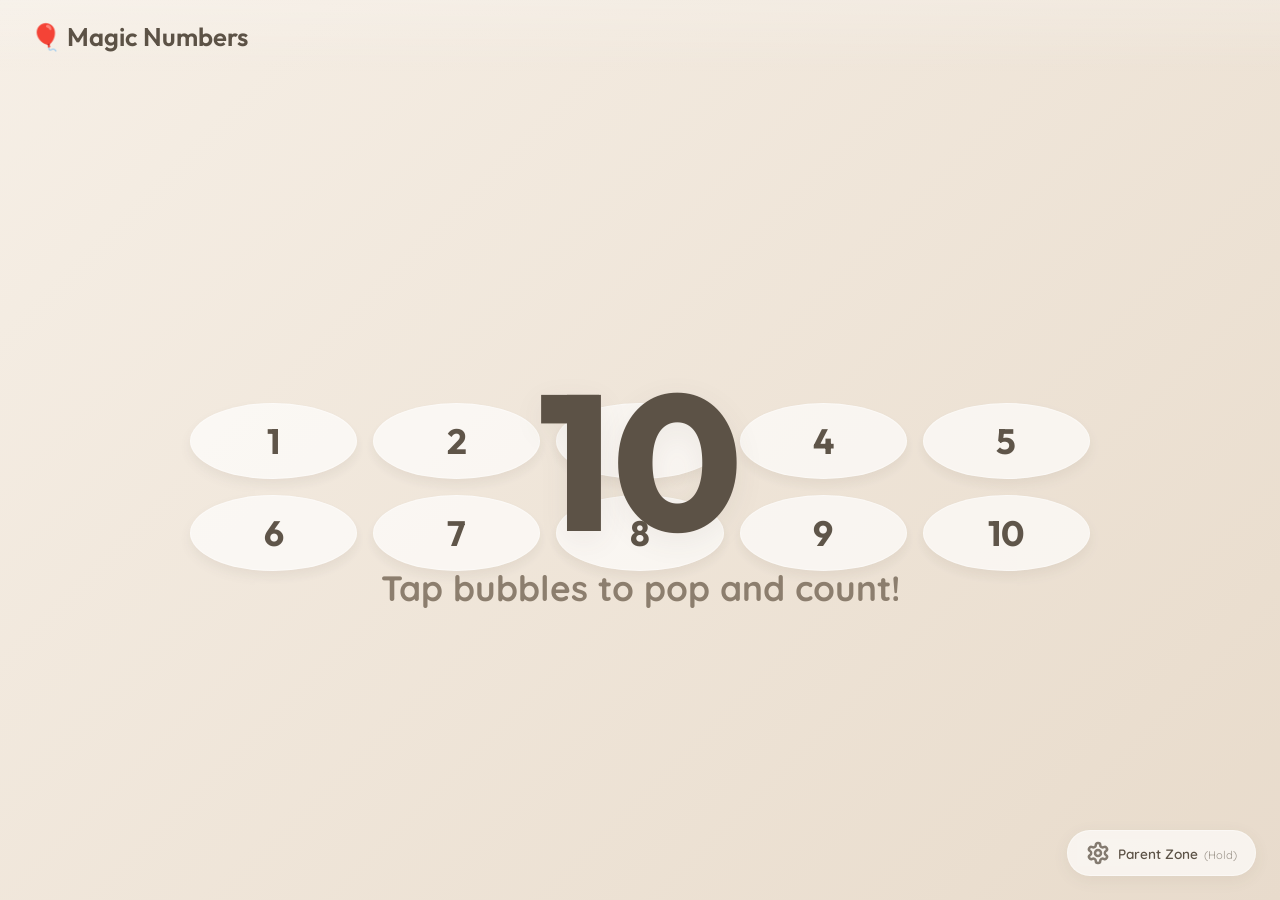
<file: numbers.html>
<!DOCTYPE html>
<html lang="en">
<head>
    <meta charset="UTF-8">
    <meta name="viewport" content="width=device-width, initial-scale=1.0, maximum-scale=1.0, user-scalable=no">
    <title>Magic Numbers - Gentle Sensory Learning</title>
    <!-- Fonts -->
    <link rel="preconnect" href="https://fonts.googleapis.com">
    <link rel="preconnect" href="https://fonts.gstatic.com" crossorigin>
    <link href="https://fonts.googleapis.com/css2?family=Outfit:wght@300;400;500;600&family=Quicksand:wght@400;500;600;700&display=swap" rel="stylesheet">
    <link rel="stylesheet" href="styles.css?v=2">
</head>
<body class="theme-warm-sand">
    <!-- Play canvas for interactive popping elements -->
    <canvas id="playCanvas"></canvas>

    <!-- Main Game Container -->
    <div class="game-container">
        <header class="game-header">
            <h1 class="game-title">🎈 Magic Numbers</h1>
        </header>

        <main class="game-main">
            <div class="numbers-layout">
                <!-- Instruction prompt overlay for baby/parent -->
                <div id="giantDisplay" class="giant-display-overlay">
                    <div id="giantLetter" class="giant-letter">10</div>
                    <div id="giantWord" class="giant-word">Tap bubbles to pop and count!</div>
                </div>

                <!-- Number Tray buttons -->
                <div class="numbers-grid" id="numbersGrid">
                    <!-- Loaded dynamically via numbers.js -->
                </div>
            </div>
        </main>
    </div>

    <!-- Parent Zone Trigger -->
    <button id="settingsTrigger" class="settings-trigger" aria-label="Open Settings" title="Hold to open parent settings">
        <svg xmlns="http://www.w3.org/2000/svg" width="24" height="24" viewBox="0 0 24 24" fill="none" stroke="currentColor" stroke-width="2.5" stroke-linecap="round" stroke-linejoin="round" class="gear-icon"><path d="M12.22 2h-.44a2 2 0 0 0-2 2v.18a2 2 0 0 1-1 1.73l-.43.25a2 2 0 0 1-2 0l-.15-.08a2 2 0 0 0-2.73.73l-.22.38a2 2 0 0 0 .73 2.73l.15.1a2 2 0 0 1 1 1.72v.51a2 2 0 0 1-1 1.74l-.15.09a2 2 0 0 0-.73 2.73l.22.38a2 2 0 0 0 2.73.73l.15-.08a2 2 0 0 1 2 0l.43.25a2 2 0 0 1 1 1.73V20a2 2 0 0 0 2 2h.44a2 2 0 0 0 2-2v-.18a2 2 0 0 1 1-1.73l.43-.25a2 2 0 0 1 2 0l.15.08a2 2 0 0 0 2.73-.73l.22-.39a2 2 0 0 0-.73-2.73l-.15-.08a2 2 0 0 1-1-1.74v-.5a2 2 0 0 1 1-1.74l.15-.1a2 2 0 0 0 .73-2.73l-.22-.38a2 2 0 0 0-2.73-.73l-.15.08a2 2 0 0 1-2 0l-.43-.25a2 2 0 0 1-1-1.73V4a2 2 0 0 0-2-2z"></path><circle cx="12" cy="12" r="3"></circle></svg>
        <span class="trigger-label">Parent Zone <span class="hold-text">(Hold)</span></span>
        <div class="progress-ring"></div>
    </button>

    <!-- Countdown badge -->
    <div id="countdownBadge" class="countdown-badge hidden"></div>

    <!-- TimesUp Lockout Overlay -->
    <div id="timesUpOverlay" class="timesup-overlay hidden">
        <div class="timesup-box">
            <div class="timesup-icon">🌙</div>
            <h2>Playtime is over!</h2>
            <p>Great session! Ask a grown-up to unlock the screen.</p>
            <button id="timesUpUnlockBtn" class="timesup-unlock-btn">Unlock (Parent)</button>
        </div>
    </div>

    <!-- Parent Settings Drawer -->
    <div id="settingsDrawer" class="settings-drawer hidden">
        <div class="drawer-backdrop" id="drawerBackdrop"></div>
        <div class="drawer-content">
            <div class="drawer-header">
                <h2>Parent Control Panel</h2>
                <button id="closeDrawer" class="close-btn" aria-label="Close Settings">&times;</button>
            </div>
            
            <div class="drawer-body">
                <!-- Sound Options -->
                <div class="settings-group">
                    <h3>🎵 Sound Mode</h3>
                    <div class="chips-group" id="soundPresets">
                        <button class="chip active" data-sound="harp">Soft Harp</button>
                        <button class="chip" data-sound="marimba">Wood Marimba</button>
                        <button class="chip" data-sound="musicbox">Music Box</button>
                        <button class="chip" data-sound="droplet">Water Droplets</button>
                        <button class="chip" data-sound="silence">Mute</button>
                    </div>
                </div>

                <!-- Color Themes -->
                <div class="settings-group">
                    <h3>Theme Palette</h3>
                    <div class="theme-picker" id="themePicker">
                        <button class="theme-circle active" data-theme="warm-sand" style="background: linear-gradient(135deg, #f4ebe1 0%, #e6d7c3 100%);" title="Warm Sand"></button>
                        <button class="theme-circle" data-theme="soft-sage" style="background: linear-gradient(135deg, #e8f0e8 0%, #cedecd 100%);" title="Soft Sage"></button>
                        <button class="theme-circle" data-theme="lavender-mist" style="background: linear-gradient(135deg, #eee8f3 0%, #d8cade 100%);" title="Lavender Mist"></button>
                        <button class="theme-circle" data-theme="ocean-breeze" style="background: linear-gradient(135deg, #e7edf3 0%, #ccd7e6 100%);" title="Ocean Breeze"></button>
                        <button class="theme-circle" data-theme="deep-night" style="background: linear-gradient(135deg, #1b212c 0%, #11151c 100%);" title="Deep Night"></button>
                    </div>
                </div>

                <!-- Volume slider -->
                <div class="settings-group">
                    <div class="control-row">
                        <div class="control-label">
                            <span>Audio Volume</span>
                            <span id="volumeValue">50%</span>
                        </div>
                        <input type="range" id="volumeControl" min="0" max="100" value="50" class="slider">
                    </div>
                </div>

                <!-- Play Timer -->
                <div class="settings-group">
                    <h3>⏱ Play Timer</h3>
                    <div class="timer-status" id="timerStatusRow">
                        <span id="timerStatusLabel">No timer set</span>
                        <button id="timerCancelBtn" class="chip timer-cancel-btn hidden">Cancel</button>
                    </div>
                    <div class="chips-group" id="timerPresets">
                        <button class="chip" data-minutes="5">5 min</button>
                        <button class="chip" data-minutes="10">10 min</button>
                        <button class="chip" data-minutes="15">15 min</button>
                        <button class="chip" data-minutes="30">30 min</button>
                    </div>
                    <div class="timer-custom-row">
                        <input type="number" id="timerCustomInput" class="timer-custom-input" placeholder="Custom mins" min="1" max="120">
                        <button id="timerCustomStart" class="chip">Start</button>
                    </div>
                </div>

                <!-- Actions -->
                <div class="settings-actions">
                    <button id="fullscreenBtn" class="action-btn">
                        <svg xmlns="http://www.w3.org/2000/svg" width="18" height="18" viewBox="0 0 24 24" fill="none" stroke="currentColor" stroke-width="2" stroke-linecap="round" stroke-linejoin="round"><path d="M8 3H5a2 2 0 0 0-2 2v3m18 0V5a2 2 0 0 0-2-2h-3m0 18h3a2 2 0 0 0 2-2v-3M3 16v3a2 2 0 0 0 2 2h3"></path></svg>
                        <span>Toggle Fullscreen</span>
                    </button>
                    <button id="backToMenuBtn" class="action-btn menu-btn">
                        <svg xmlns="http://www.w3.org/2000/svg" width="18" height="18" viewBox="0 0 24 24" fill="none" stroke="currentColor" stroke-width="2" stroke-linecap="round" stroke-linejoin="round"><path d="M3 9l9-7 9 7v11a2 2 0 0 1-2 2H5a2 2 0 0 1-2-2z"></path><polyline points="9 22 9 12 15 12 15 22"></polyline></svg>
                        <span>Back to Menu</span>
                    </button>
                </div>
            </div>
            
            <div class="drawer-footer">
                <p>Ensure volume is comfortable for baby ears.</p>
            </div>
        </div>
    </div>

    <!-- Scripts -->
    <script src="shared.js?v=3"></script>
    <script src="numbers.js?v=3"></script>
</body>
</html>
</file>
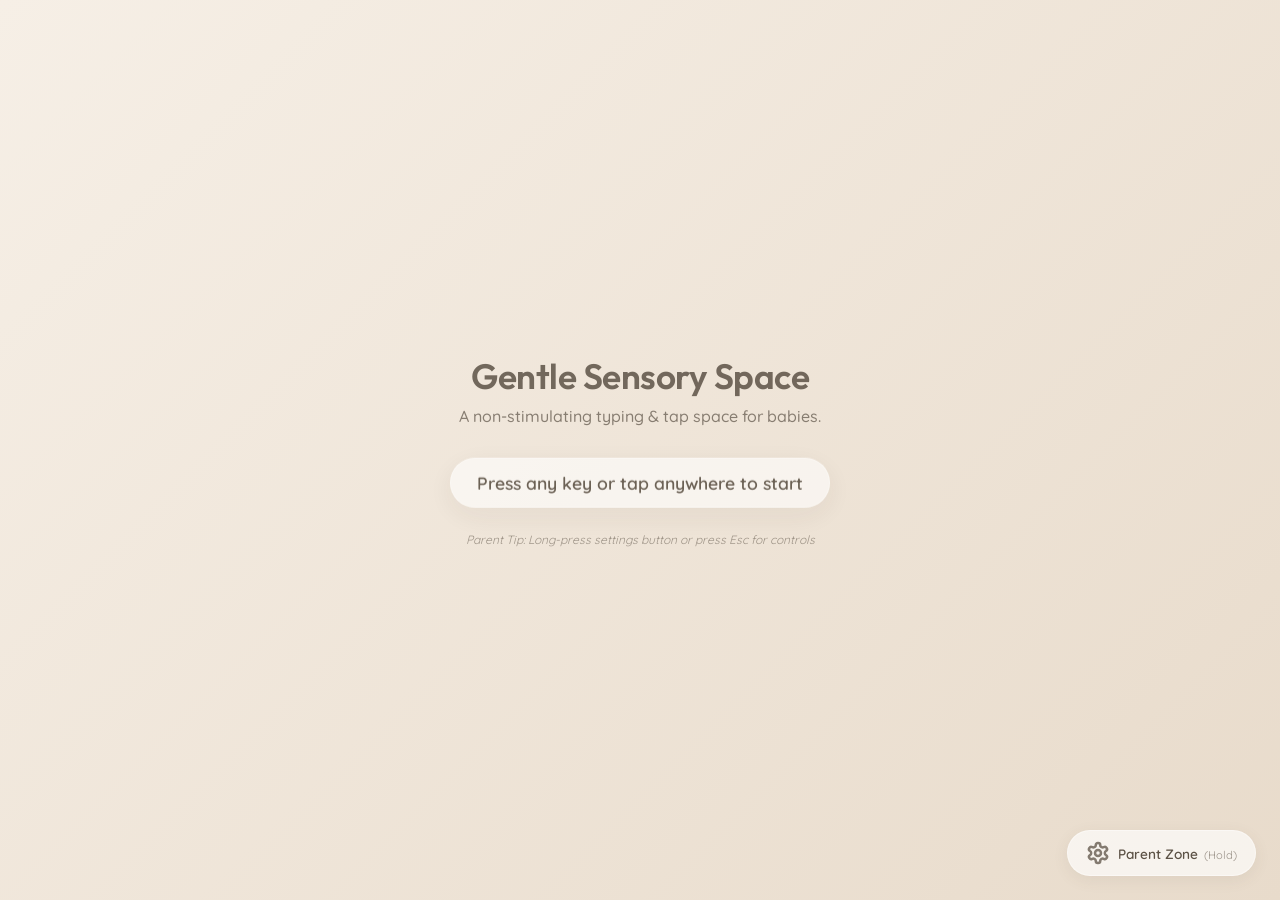
<file: play.html>
<!DOCTYPE html>
<html lang="en">
<head>
    <meta charset="UTF-8">
    <meta name="viewport" content="width=device-width, initial-scale=1.0, maximum-scale=1.0, user-scalable=no">
    <title>Baby Keyboard & Play - Gentle Sensory Space</title>
    <!-- Beautiful, soft, rounded font family for a baby-friendly premium UI -->
    <link rel="preconnect" href="https://fonts.googleapis.com">
    <link rel="preconnect" href="https://fonts.gstatic.com" crossorigin>
    <link href="https://fonts.googleapis.com/css2?family=Outfit:wght@300;400;500;600&family=Quicksand:wght@400;500;600;700&display=swap" rel="stylesheet">
    <link rel="stylesheet" href="styles.css?v=2">
</head>
<body>
    <!-- The main drawing canvas for keyboard & touch interactions -->
    <canvas id="playCanvas"></canvas>

    <!-- Introductory helper message for parents - fades out once interaction starts -->
    <div id="introMessage" class="intro-message">
        <h1>Gentle Sensory Space</h1>
        <p>A non-stimulating typing & tap space for babies.</p>
        <div class="intro-prompt">Press any key or tap anywhere to start</div>
        <div class="parent-hint">Parent Tip: Long-press settings button or press Esc for controls</div>
    </div>

    <!-- Quick Floating Settings Trigger (requires holding down, or triple-clicking to prevent baby activation) -->
    <button id="settingsTrigger" class="settings-trigger" aria-label="Open Settings" title="Hold to open parent settings">
        <svg xmlns="http://www.w3.org/2000/svg" width="24" height="24" viewBox="0 0 24 24" fill="none" stroke="currentColor" stroke-width="2.5" stroke-linecap="round" stroke-linejoin="round" class="gear-icon"><path d="M12.22 2h-.44a2 2 0 0 0-2 2v.18a2 2 0 0 1-1 1.73l-.43.25a2 2 0 0 1-2 0l-.15-.08a2 2 0 0 0-2.73.73l-.22.38a2 2 0 0 0 .73 2.73l.15.1a2 2 0 0 1 1 1.72v.51a2 2 0 0 1-1 1.74l-.15.09a2 2 0 0 0-.73 2.73l.22.38a2 2 0 0 0 2.73.73l.15-.08a2 2 0 0 1 2 0l.43.25a2 2 0 0 1 1 1.73V20a2 2 0 0 0 2 2h.44a2 2 0 0 0 2-2v-.18a2 2 0 0 1 1-1.73l.43-.25a2 2 0 0 1 2 0l.15.08a2 2 0 0 0 2.73-.73l.22-.39a2 2 0 0 0-.73-2.73l-.15-.08a2 2 0 0 1-1-1.74v-.5a2 2 0 0 1 1-1.74l.15-.1a2 2 0 0 0 .73-2.73l-.22-.38a2 2 0 0 0-2.73-.73l-.15.08a2 2 0 0 1-2 0l-.43-.25a2 2 0 0 1-1-1.73V4a2 2 0 0 0-2-2z"></path><circle cx="12" cy="12" r="3"></circle></svg>
        <span class="trigger-label">Parent Zone <span class="hold-text">(Hold)</span></span>
        <div class="progress-ring"></div>
    </button>

    <!-- Live countdown badge (visible on canvas when timer is running) -->
    <div id="countdownBadge" class="countdown-badge hidden"></div>

    <!-- Playtime Over Lockout Overlay -->
    <div id="timesUpOverlay" class="timesup-overlay hidden">
        <div class="timesup-box">
            <div class="timesup-icon">🌙</div>
            <h2>Playtime is over!</h2>
            <p>Great session! Ask a grown-up to unlock the screen.</p>
            <button id="timesUpUnlockBtn" class="timesup-unlock-btn">Unlock (Parent)</button>
        </div>
    </div>

    <!-- Frosted Glass Settings Drawer -->
    <div id="settingsDrawer" class="settings-drawer hidden">
        <div class="drawer-backdrop" id="drawerBackdrop"></div>
        <div class="drawer-content">
            <div class="drawer-header">
                <h2>Parent Control Panel</h2>
                <button id="closeDrawer" class="close-btn" aria-label="Close Settings">&times;</button>
            </div>
            
            <div class="drawer-body">
                <!-- Sound Options -->
                <div class="settings-group">
                    <h3>🎵 Sound Mode</h3>
                    <div class="chips-group" id="soundPresets">
                        <button class="chip active" data-sound="harp">Soft Harp</button>
                        <button class="chip" data-sound="marimba">Wood Marimba</button>
                        <button class="chip" data-sound="musicbox">Music Box</button>
                        <button class="chip" data-sound="droplet">Water Droplets</button>
                        <button class="chip" data-sound="silence">Mute</button>
                    </div>
                </div>

                <!-- Visual Options -->
                <div class="settings-group">
                    <h3>🎨 Visual Mode</h3>
                    <div class="chips-group" id="visualPresets">
                        <button class="chip active" data-visual="shapes">Calm Shapes</button>
                        <button class="chip" data-visual="letters">Letters & Numbers</button>
                        <button class="chip" data-visual="watercolor">Soft Watercolor Blobs</button>
                    </div>
                </div>

                <!-- Color Themes -->
                <div class="settings-group">
                    <h3>Theme Palette</h3>
                    <div class="theme-picker" id="themePicker">
                        <button class="theme-circle active" data-theme="warm-sand" style="background: linear-gradient(135deg, #f4ebe1 0%, #e6d7c3 100%);" title="Warm Sand"></button>
                        <button class="theme-circle" data-theme="soft-sage" style="background: linear-gradient(135deg, #e8f0e8 0%, #cedecd 100%);" title="Soft Sage"></button>
                        <button class="theme-circle" data-theme="lavender-mist" style="background: linear-gradient(135deg, #eee8f3 0%, #d8cade 100%);" title="Lavender Mist"></button>
                        <button class="theme-circle" data-theme="ocean-breeze" style="background: linear-gradient(135deg, #e7edf3 0%, #ccd7e6 100%);" title="Ocean Breeze"></button>
                        <button class="theme-circle" data-theme="deep-night" style="background: linear-gradient(135deg, #1b212c 0%, #11151c 100%);" title="Deep Night"></button>
                    </div>
                </div>

                <!-- Controls & Tuning -->
                <div class="settings-group">
                    <div class="control-row">
                        <div class="control-label">
                            <span>Audio Volume</span>
                            <span id="volumeValue">50%</span>
                        </div>
                        <input type="range" id="volumeControl" min="0" max="100" value="50" class="slider">
                    </div>

                    <div class="control-row">
                        <div class="control-label">
                            <span>Animation Speed</span>
                            <span id="speedValue">Normal</span>
                        </div>
                        <input type="range" id="speedControl" min="1" max="3" value="2" class="slider">
                    </div>

                    <div class="control-row">
                        <div class="control-label">
                            <span>Max Elements on Screen</span>
                            <span id="countValue">25</span>
                        </div>
                        <input type="range" id="countControl" min="10" max="60" value="25" class="slider">
                    </div>
                </div>

                <!-- ⏱ Play Timer -->
                <div class="settings-group">
                    <h3>⏱ Play Timer</h3>
                    <div class="timer-status" id="timerStatusRow">
                        <span id="timerStatusLabel">No timer set</span>
                        <button id="timerCancelBtn" class="chip timer-cancel-btn hidden">Cancel</button>
                    </div>
                    <div class="chips-group" id="timerPresets">
                        <button class="chip" data-minutes="5">5 min</button>
                        <button class="chip" data-minutes="10">10 min</button>
                        <button class="chip" data-minutes="15">15 min</button>
                        <button class="chip" data-minutes="30">30 min</button>
                    </div>
                    <div class="timer-custom-row">
                        <input type="number" id="timerCustomInput" class="timer-custom-input" placeholder="Custom mins" min="1" max="120">
                        <button id="timerCustomStart" class="chip">Start</button>
                    </div>
                </div>

                <!-- Action buttons -->
                <div class="settings-actions">
                    <button id="fullscreenBtn" class="action-btn">
                        <svg xmlns="http://www.w3.org/2000/svg" width="18" height="18" viewBox="0 0 24 24" fill="none" stroke="currentColor" stroke-width="2" stroke-linecap="round" stroke-linejoin="round"><path d="M8 3H5a2 2 0 0 0-2 2v3m18 0V5a2 2 0 0 0-2-2h-3m0 18h3a2 2 0 0 0 2-2v-3M3 16v3a2 2 0 0 0 2 2h3"></path></svg>
                        <span>Toggle Fullscreen</span>
                    </button>
                    <button id="backToMenuBtn" class="action-btn menu-btn">
                        <svg xmlns="http://www.w3.org/2000/svg" width="18" height="18" viewBox="0 0 24 24" fill="none" stroke="currentColor" stroke-width="2" stroke-linecap="round" stroke-linejoin="round"><path d="M3 9l9-7 9 7v11a2 2 0 0 1-2 2H5a2 2 0 0 1-2-2z"></path><polyline points="9 22 9 12 15 12 15 22"></polyline></svg>
                        <span>Back to Menu</span>
                    </button>
                </div>
            </div>
            
            <div class="drawer-footer">
                <p>Ensure your device volume is set to a safe, low level for young baby ears.</p>
            </div>
        </div>
    </div>

    <!-- JS Logic -->
    <script src="shared.js?v=3"></script>
    <script src="app.js?v=3"></script>
</body>
</html>
</file>
<file: styles.css>
/* ----------------------------------------------------
   BABY KEYBOARD & PLAY - GENTLE SENSORY SPACE STYLING
---------------------------------------------------- */

/* --- Clean Modern Reset --- */
* {
    box-sizing: border-box;
    margin: 0;
    padding: 0;
    user-select: none; /* Prevent babies from long-press selecting text */
    -webkit-user-select: none;
    -webkit-touch-callout: none; /* Prevent iOS callouts */
    -webkit-tap-highlight-color: transparent; /* Disable tap highlight */
}

/* --- Theme Variables --- */
:root {
    /* Fonts */
    --font-primary: 'Quicksand', system-ui, -apple-system, sans-serif;
    --font-headers: 'Outfit', system-ui, -apple-system, sans-serif;

    /* Transition Speeds */
    --transition-smooth: transform 0.4s cubic-bezier(0.25, 0.8, 0.25, 1), opacity 0.4s cubic-bezier(0.25, 0.8, 0.25, 1), background-color 0.4s ease, color 0.4s ease, border-color 0.4s ease;
    --transition-bounce: transform 0.5s cubic-bezier(0.175, 0.885, 0.32, 1.275), opacity 0.5s cubic-bezier(0.175, 0.885, 0.32, 1.275), background-color 0.3s ease, color 0.3s ease, border-color 0.3s ease, box-shadow 0.3s ease;
}

/* --- Themes Mapping --- */
body.theme-warm-sand {
    --bg-gradient-start: #f6efe6;
    --bg-gradient-end: #e8dbcb;
    --text-primary: #5c5246;
    --text-secondary: #8c7e6e;
    --accent: #d4a373;
    --panel-bg: rgba(255, 255, 255, 0.65);
    --panel-border: rgba(255, 255, 255, 0.4);
    --chip-inactive-bg: rgba(212, 163, 115, 0.1);
    --chip-active-bg: #d4a373;
    --chip-active-text: #ffffff;
    --shadow-color: rgba(92, 82, 70, 0.08);
}

body.theme-soft-sage {
    --bg-gradient-start: #eaf1eb;
    --bg-gradient-end: #cfdfd2;
    --text-primary: #3d4f41;
    --text-secondary: #657e6b;
    --accent: #7ca982;
    --panel-bg: rgba(255, 255, 255, 0.65);
    --panel-border: rgba(255, 255, 255, 0.45);
    --chip-inactive-bg: rgba(124, 169, 130, 0.12);
    --chip-active-bg: #7ca982;
    --chip-active-text: #ffffff;
    --shadow-color: rgba(61, 79, 65, 0.08);
}

body.theme-lavender-mist {
    --bg-gradient-start: #f0ebf5;
    --bg-gradient-end: #dad0e4;
    --text-primary: #4a3e56;
    --text-secondary: #746484;
    --accent: #9d81ba;
    --panel-bg: rgba(255, 255, 255, 0.65);
    --panel-border: rgba(255, 255, 255, 0.4);
    --chip-inactive-bg: rgba(157, 129, 186, 0.12);
    --chip-active-bg: #9d81ba;
    --chip-active-text: #ffffff;
    --shadow-color: rgba(74, 62, 86, 0.08);
}

body.theme-ocean-breeze {
    --bg-gradient-start: #e9f0f5;
    --bg-gradient-end: #cfdbed;
    --text-primary: #32475c;
    --text-secondary: #5a7591;
    --accent: #6b9ac4;
    --panel-bg: rgba(255, 255, 255, 0.65);
    --panel-border: rgba(255, 255, 255, 0.4);
    --chip-inactive-bg: rgba(107, 154, 196, 0.12);
    --chip-active-bg: #6b9ac4;
    --chip-active-text: #ffffff;
    --shadow-color: rgba(50, 71, 92, 0.08);
}

body.theme-deep-night {
    --bg-gradient-start: #1c222e;
    --bg-gradient-end: #10141c;
    --text-primary: #e2e8f0;
    --text-secondary: #94a3b8;
    --accent: #f59e0b;
    --panel-bg: rgba(20, 26, 38, 0.65);
    --panel-border: rgba(255, 255, 255, 0.08);
    --chip-inactive-bg: rgba(245, 158, 11, 0.12);
    --chip-active-bg: #f59e0b;
    --chip-active-text: #10141c;
    --shadow-color: rgba(0, 0, 0, 0.3);
}

/* --- Layout & Background --- */
body {
    font-family: var(--font-primary);
    color: var(--text-primary);
    overflow: hidden;
    height: 100vh;
    width: 100vw;
    position: relative;
    background: linear-gradient(135deg, var(--bg-gradient-start) 0%, var(--bg-gradient-end) 100%);
    transition: var(--transition-smooth);
    animation: pageFadeIn 0.8s cubic-bezier(0.25, 0.8, 0.25, 1) forwards;
}

@keyframes pageFadeIn {
    from { opacity: 0; transform: translateY(6px); }
    to { opacity: 1; transform: translateY(0); }
}

canvas {
    display: block;
    position: absolute;
    top: 0;
    left: 0;
    width: 100%;
    height: 100%;
    z-index: 1;
}

/* --- Introductory / Helper Overlay --- */
.intro-message {
    position: absolute;
    top: 50%;
    left: 50%;
    transform: translate(-50%, -50%);
    text-align: center;
    background: transparent;
    pointer-events: none; /* Let clicks pass to canvas */
    z-index: 2;
    transition: opacity 1.5s ease;
    width: 90%;
    max-width: 500px;
}

.intro-message h1 {
    font-family: var(--font-headers);
    font-size: 2.2rem;
    font-weight: 600;
    margin-bottom: 0.5rem;
    letter-spacing: -0.5px;
    opacity: 0.85;
}

.intro-message p {
    font-size: 1rem;
    margin-bottom: 2rem;
    opacity: 0.7;
    font-weight: 500;
}

.intro-prompt {
    font-size: 1.1rem;
    font-weight: 600;
    padding: 0.8rem 1.6rem;
    background: var(--panel-bg);
    border: 1px solid var(--panel-border);
    border-radius: 50px;
    display: inline-block;
    box-shadow: 0 8px 32px var(--shadow-color);
    backdrop-filter: blur(10px);
    -webkit-backdrop-filter: blur(10px);
    animation: pulseGentle 3s infinite ease-in-out;
    opacity: 0.9;
}

.parent-hint {
    margin-top: 1.5rem;
    font-size: 0.75rem;
    opacity: 0.55;
    font-style: italic;
}

/* --- Floating Parent Settings Button --- */
.settings-trigger {
    position: fixed;
    bottom: 24px;
    right: 24px;
    z-index: 10;
    display: flex;
    align-items: center;
    gap: 8px;
    padding: 10px 18px;
    background: var(--panel-bg);
    border: 1px solid var(--panel-border);
    border-radius: 50px;
    color: var(--text-primary);
    font-family: var(--font-primary);
    font-size: 0.85rem;
    font-weight: 600;
    cursor: pointer;
    box-shadow: 0 4px 16px var(--shadow-color);
    backdrop-filter: blur(8px);
    -webkit-backdrop-filter: blur(8px);
    transition: var(--transition-bounce);
    overflow: hidden;
}

.settings-trigger:hover {
    transform: scale(1.04);
}

.settings-trigger:active {
    transform: scale(0.96);
}

.settings-trigger .gear-icon {
    opacity: 0.75;
    transition: transform 1.2s ease;
}

.settings-trigger:hover .gear-icon {
    transform: rotate(60deg);
}

.settings-trigger .hold-text {
    font-size: 0.7rem;
    opacity: 0.6;
    margin-left: 2px;
    font-weight: 400;
}

/* Hold indicator overlay */
.settings-trigger .progress-ring {
    position: absolute;
    bottom: 0;
    left: 0;
    height: 4px;
    background: var(--accent);
    width: 0%;
    transition: width 0.1s linear;
    box-shadow: 0 -2px 10px var(--accent);
}

/* --- Settings Drawer & Panel --- */
.settings-drawer {
    position: fixed;
    top: 0;
    left: 0;
    width: 100vw;
    height: 100vh;
    z-index: 100;
    display: flex;
    justify-content: flex-end;
    align-items: stretch;
    transition: opacity 0.3s ease;
}

.settings-drawer.hidden {
    opacity: 0;
    pointer-events: none;
}

.drawer-backdrop {
    position: absolute;
    top: 0;
    left: 0;
    width: 100%;
    height: 100%;
    background: rgba(0, 0, 0, 0.15);
    backdrop-filter: blur(4px);
    -webkit-backdrop-filter: blur(4px);
    transition: opacity 0.3s ease;
    z-index: 1;
}

.drawer-content {
    position: relative;
    width: 100%;
    max-width: 440px;
    background: var(--panel-bg);
    border-left: 1px solid var(--panel-border);
    backdrop-filter: blur(25px);
    -webkit-backdrop-filter: blur(25px);
    box-shadow: -10px 0 40px rgba(0, 0, 0, 0.08);
    display: flex;
    flex-direction: column;
    z-index: 2;
    transform: translateX(0);
    transition: transform 0.4s cubic-bezier(0.25, 0.8, 0.25, 1);
    padding: 30px;
}

.settings-drawer.hidden .drawer-content {
    transform: translateX(100%);
}

.drawer-header {
    display: flex;
    justify-content: space-between;
    align-items: center;
    margin-bottom: 2rem;
}

.drawer-header h2 {
    font-family: var(--font-headers);
    font-size: 1.4rem;
    font-weight: 600;
    opacity: 0.9;
}

.close-btn {
    border: none;
    background: var(--chip-inactive-bg);
    color: var(--text-primary);
    width: 32px;
    height: 32px;
    border-radius: 50%;
    font-size: 1.4rem;
    display: flex;
    justify-content: center;
    align-items: center;
    cursor: pointer;
    transition: var(--transition-bounce);
}

.close-btn:hover {
    background: var(--accent);
    color: white;
    transform: scale(1.1);
}

.drawer-body {
    flex: 1;
    overflow-y: auto;
    padding-right: 8px; /* For scrollbar gap */
}

/* Custom Scrollbar for Drawer settings */
.drawer-body::-webkit-scrollbar {
    width: 4px;
}
.drawer-body::-webkit-scrollbar-track {
    background: transparent;
}
.drawer-body::-webkit-scrollbar-thumb {
    background: var(--panel-border);
    border-radius: 10px;
}

.settings-group {
    margin-bottom: 2rem;
    border-bottom: 1.5px solid var(--panel-border);
    padding-bottom: 1.8rem;
}

.settings-group:last-child {
    border-bottom: none;
}

.settings-group h3 {
    font-family: var(--font-headers);
    font-size: 0.88rem;
    text-transform: uppercase;
    letter-spacing: 0.5px;
    font-weight: 600;
    margin-bottom: 1rem;
    opacity: 0.5;
}

/* Chips / Option buttons */
.chips-group {
    display: flex;
    flex-wrap: wrap;
    gap: 8px;
}

.chip {
    font-family: var(--font-primary);
    font-size: 0.85rem;
    font-weight: 600;
    padding: 8px 16px;
    border-radius: 20px;
    border: 1px solid transparent;
    background: var(--chip-inactive-bg);
    color: var(--text-primary);
    cursor: pointer;
    transition: var(--transition-bounce);
}

.chip:hover {
    transform: translateY(-1px);
    box-shadow: 0 4px 8px var(--shadow-color);
}

.chip.active {
    background: var(--chip-active-bg);
    color: var(--chip-active-text);
    box-shadow: 0 4px 12px var(--shadow-color);
}

/* Theme circles */
.theme-picker {
    display: flex;
    gap: 12px;
}

.theme-circle {
    width: 38px;
    height: 38px;
    border-radius: 50%;
    border: 2px solid transparent;
    cursor: pointer;
    position: relative;
    box-shadow: 0 4px 10px rgba(0, 0, 0, 0.05);
    transition: var(--transition-bounce);
}

.theme-circle:hover {
    transform: scale(1.12);
}

.theme-circle.active {
    border-color: var(--text-primary);
    transform: scale(1.08);
}

.theme-circle.active::after {
    content: '';
    position: absolute;
    width: 6px;
    height: 6px;
    border-radius: 50%;
    background: var(--text-primary);
    top: 50%;
    left: 50%;
    transform: translate(-50%, -50%);
}

/* Sliders */
.control-row {
    margin-bottom: 1.4rem;
}

.control-label {
    display: flex;
    justify-content: space-between;
    font-size: 0.9rem;
    font-weight: 600;
    margin-bottom: 0.5rem;
    opacity: 0.85;
}

.control-label span:last-child {
    font-size: 0.8rem;
    opacity: 0.6;
}

.slider {
    -webkit-appearance: none;
    width: 100%;
    height: 8px;
    border-radius: 10px;
    background: var(--chip-inactive-bg);
    outline: none;
    transition: background 0.3s;
    border: 1px solid var(--panel-border);
}

.slider::-webkit-slider-thumb {
    -webkit-appearance: none;
    appearance: none;
    width: 22px;
    height: 22px;
    border-radius: 50%;
    background: var(--accent);
    cursor: pointer;
    box-shadow: 0 2px 8px var(--shadow-color);
    transition: var(--transition-bounce);
    border: 2px solid white;
}

.slider::-webkit-slider-thumb:hover {
    transform: scale(1.2);
    box-shadow: 0 4px 12px var(--shadow-color);
}

.slider::-moz-range-thumb {
    width: 22px;
    height: 22px;
    border: 2px solid white;
    border-radius: 50%;
    background: var(--accent);
    cursor: pointer;
    box-shadow: 0 2px 8px var(--shadow-color);
    transition: var(--transition-bounce);
}

.slider::-moz-range-thumb:hover {
    transform: scale(1.2);
    box-shadow: 0 4px 12px var(--shadow-color);
}

/* Action Button */
.settings-actions {
    display: flex;
    justify-content: stretch;
}

.action-btn {
    flex: 1;
    display: flex;
    align-items: center;
    justify-content: center;
    gap: 8px;
    padding: 12px;
    font-family: var(--font-primary);
    font-weight: 600;
    font-size: 0.9rem;
    border: 1px solid var(--panel-border);
    border-radius: 12px;
    background: var(--panel-bg);
    color: var(--text-primary);
    cursor: pointer;
    box-shadow: 0 4px 10px var(--shadow-color);
    transition: var(--transition-bounce);
}

.action-btn:hover {
    background: var(--chip-inactive-bg);
    transform: translateY(-1px);
}

/* Drawer Footer */
.drawer-footer {
    margin-top: 1.5rem;
    font-size: 0.75rem;
    opacity: 0.55;
    text-align: center;
    line-height: 1.4;
    border-top: 1.5px solid var(--panel-border);
    padding-top: 1.2rem;
}

/* --- Page / Canvas Animations --- */
@keyframes pulseGentle {
    0%, 100% {
        transform: scale(1);
        opacity: 0.85;
    }
    50% {
        transform: scale(1.03);
        opacity: 0.98;
    }
}

/* --- Timer Section --- */
.timer-status {
    display: flex;
    align-items: center;
    justify-content: space-between;
    margin-bottom: 0.9rem;
    min-height: 28px;
}

#timerStatusLabel {
    font-size: 0.88rem;
    font-weight: 600;
    opacity: 0.75;
    transition: all 0.3s ease;
}

#timerStatusLabel.running {
    color: var(--accent);
    opacity: 1;
}

.timer-cancel-btn {
    background: rgba(239, 68, 68, 0.12);
    color: #ef4444;
    font-size: 0.78rem;
    padding: 5px 12px;
    border-radius: 20px;
}

.timer-cancel-btn:hover {
    background: #ef4444;
    color: white;
    transform: none;
}

.timer-custom-row {
    display: flex;
    align-items: center;
    gap: 8px;
    margin-top: 10px;
}

.timer-custom-input {
    flex: 1;
    padding: 8px 14px;
    border-radius: 20px;
    border: 1.5px solid var(--panel-border);
    background: var(--panel-bg);
    color: var(--text-primary);
    font-family: var(--font-primary);
    font-size: 0.85rem;
    font-weight: 600;
    outline: none;
    /* allow typing, override global user-select:none for this field */
    user-select: text;
    -webkit-user-select: text;
    transition: border-color 0.2s;
}

.timer-custom-input::placeholder {
    color: var(--text-secondary);
    opacity: 0.7;
}

.timer-custom-input:focus {
    border-color: var(--accent);
}

/* --- Countdown Badge (overlay on canvas) --- */
.countdown-badge {
    position: fixed;
    top: 20px;
    right: 20px;
    z-index: 9;
    padding: 8px 16px;
    background: var(--panel-bg);
    border: 1.5px solid var(--panel-border);
    border-radius: 50px;
    font-family: 'Outfit', system-ui, sans-serif;
    font-size: 0.95rem;
    font-weight: 600;
    color: var(--text-primary);
    backdrop-filter: blur(12px);
    -webkit-backdrop-filter: blur(12px);
    box-shadow: 0 4px 14px var(--shadow-color);
    transition: opacity 0.3s ease, transform 0.3s ease;
    pointer-events: none;
}

.countdown-badge.hidden {
    opacity: 0;
    pointer-events: none;
    transform: translateY(-8px);
}

.countdown-badge.warning {
    color: #f59e0b;
    border-color: rgba(245, 158, 11, 0.35);
    animation: timerWarning 1s ease-in-out infinite;
}

@keyframes timerWarning {
    0%, 100% { transform: scale(1); }
    50% { transform: scale(1.04); }
}

/* --- Playtime Over Lockout Overlay --- */
.timesup-overlay {
    position: fixed;
    inset: 0;
    z-index: 200;
    display: flex;
    align-items: center;
    justify-content: center;
    background: rgba(10, 12, 18, 0.65);
    backdrop-filter: blur(20px);
    -webkit-backdrop-filter: blur(20px);
    transition: opacity 0.6s ease;
}

.timesup-overlay.hidden {
    opacity: 0;
    pointer-events: none;
}

.timesup-box {
    max-width: 380px;
    width: 88%;
    background: var(--panel-bg);
    border: 1px solid var(--panel-border);
    border-radius: 28px;
    padding: 40px 36px;
    text-align: center;
    box-shadow: 0 20px 60px rgba(0, 0, 0, 0.18);
    backdrop-filter: blur(20px);
    -webkit-backdrop-filter: blur(20px);
    animation: popIn 0.5s cubic-bezier(0.175, 0.885, 0.32, 1.275) both;
}

@keyframes popIn {
    from { transform: scale(0.7); opacity: 0; }
    to { transform: scale(1); opacity: 1; }
}

.timesup-icon {
    font-size: 4rem;
    margin-bottom: 1rem;
    animation: floatIcon 3s ease-in-out infinite;
}

@keyframes floatIcon {
    0%, 100% { transform: translateY(0); }
    50% { transform: translateY(-8px); }
}

.timesup-box h2 {
    font-family: 'Outfit', system-ui, sans-serif;
    font-size: 1.7rem;
    font-weight: 600;
    margin-bottom: 0.7rem;
    color: var(--text-primary);
}

.timesup-box p {
    font-size: 0.95rem;
    line-height: 1.5;
    color: var(--text-secondary);
    margin-bottom: 1.8rem;
    font-weight: 500;
}

.timesup-unlock-btn {
    font-family: 'Outfit', system-ui, sans-serif;
    font-size: 0.9rem;
    font-weight: 600;
    padding: 12px 28px;
    border-radius: 50px;
    border: none;
    background: var(--chip-active-bg);
    color: var(--chip-active-text);
    cursor: pointer;
    box-shadow: 0 6px 20px var(--shadow-color);
    transition: all 0.3s cubic-bezier(0.175, 0.885, 0.32, 1.275);
}

.timesup-unlock-btn:hover {
    transform: scale(1.06);
    box-shadow: 0 10px 24px var(--shadow-color);
}

/* --- Landing Menu Styles --- */
body.menu-page {
    overflow-y: auto; /* Allow scrolling if grid overflows small screens */
    overflow-x: hidden;
    height: auto;
    min-height: 100vh;
    display: flex;
    flex-direction: column;
    align-items: center;
    justify-content: flex-start;
    padding: 40px 20px;
    box-sizing: border-box;
}

.decorative-blob {
    position: absolute;
    border-radius: 50%;
    z-index: 0;
    pointer-events: none;
    animation: drift 25s ease-in-out infinite alternate;
    will-change: transform;
}

.blob-1 {
    width: 400px;
    height: 400px;
    background: radial-gradient(circle, rgba(212, 163, 115, 0.18) 0%, rgba(212, 163, 115, 0) 70%);
    top: -100px;
    left: -100px;
}

.blob-2 {
    width: 500px;
    height: 500px;
    background: radial-gradient(circle, rgba(124, 169, 130, 0.18) 0%, rgba(124, 169, 130, 0) 70%);
    bottom: -150px;
    right: -150px;
    animation-delay: -5s;
}

.blob-3 {
    width: 300px;
    height: 300px;
    background: radial-gradient(circle, rgba(157, 129, 186, 0.18) 0%, rgba(157, 129, 186, 0) 70%);
    top: 40%;
    left: 60%;
    animation-delay: -10s;
}

@keyframes drift {
    0% { transform: translate(0, 0) scale(1); }
    100% { transform: translate(40px, 60px) scale(1.2); }
}

.menu-container {
    max-width: 1000px;
    width: 100%;
    position: relative;
    z-index: 2;
    display: flex;
    flex-direction: column;
    gap: 32px;
    margin: 0 auto;
}

.menu-header {
    text-align: center;
}

.logo-text {
    font-family: var(--font-headers);
    font-size: 2.8rem;
    font-weight: 700;
    margin-bottom: 8px;
    color: var(--text-primary);
    letter-spacing: -1px;
}

.menu-subtitle {
    font-size: 1.1rem;
    color: var(--text-secondary);
    font-weight: 500;
}

.activity-grid {
    display: grid;
    grid-template-columns: repeat(auto-fit, minmax(400px, 1fr));
    gap: 24px;
}

@media (max-width: 850px) {
    .activity-grid {
        grid-template-columns: 1fr;
    }
}

.activity-card {
    text-decoration: none;
    background: var(--panel-bg);
    border: 1px solid var(--panel-border);
    border-radius: 28px;
    padding: 32px;
    display: flex;
    gap: 24px;
    align-items: center;
    box-shadow: 0 10px 30px var(--shadow-color);
    transition: var(--transition-bounce);
    position: relative;
    overflow: hidden;
}

.activity-card:hover {
    transform: translateY(-6px) scale(1.02);
    box-shadow: 0 20px 40px var(--shadow-color);
    border-color: var(--accent);
}

.card-icon {
    font-size: 3.5rem;
    background: rgba(255, 255, 255, 0.4);
    width: 80px;
    height: 80px;
    display: flex;
    align-items: center;
    justify-content: center;
    border-radius: 22px;
    flex-shrink: 0;
    box-shadow: inset 0 2px 5px rgba(255, 255, 255, 0.5);
    border: 1px solid rgba(255,255,255,0.2);
    transition: var(--transition-bounce);
}

.activity-card:hover .card-icon {
    transform: rotate(6deg) scale(1.1);
}

.card-body {
    display: flex;
    flex-direction: column;
    gap: 6px;
    text-align: left;
}

.card-body h2 {
    font-family: var(--font-headers);
    font-size: 1.45rem;
    font-weight: 600;
    color: var(--text-primary);
}

.card-body p {
    font-size: 0.95rem;
    line-height: 1.45;
    color: var(--text-secondary);
    font-weight: 500;
}

.card-tag {
    position: absolute;
    top: 16px;
    right: 20px;
    font-size: 0.72rem;
    font-weight: 700;
    text-transform: uppercase;
    letter-spacing: 0.8px;
    color: var(--accent);
    opacity: 0.8;
}

.menu-footer {
    text-align: center;
    font-size: 0.9rem;
    color: var(--text-secondary);
    opacity: 0.75;
}

/* --- Shared Navigation Button Styles --- */
.action-btn.menu-btn {
    background: rgba(255, 255, 255, 0.15);
    border: 1px solid var(--panel-border);
    color: var(--text-primary);
}

.action-btn.menu-btn:hover {
    background: var(--accent);
    color: var(--chip-active-text);
}

/* --- Learning Game Layouts & UI --- */

/* Giant Center Display for Alphabets/Numbers */
.game-container {
    height: 100vh;
    width: 100vw;
    position: relative;
    display: flex;
    flex-direction: column;
    overflow: hidden;
}

.game-header {
    padding: 20px 30px;
    z-index: 10;
    display: flex;
    justify-content: space-between;
    align-items: center;
    background: linear-gradient(to bottom, rgba(255,255,255,0.2) 0%, rgba(255,255,255,0) 100%);
    pointer-events: none;
}

.game-header * {
    pointer-events: auto; /* enable buttons click */
}

.game-title {
    font-family: var(--font-headers);
    font-size: 1.6rem;
    font-weight: 600;
}

.game-main {
    flex: 1;
    position: relative;
    display: flex;
    justify-content: center;
    align-items: center;
    z-index: 2;
}

/* Alphabet Safari Grid */
.alphabet-board {
    width: 90%;
    max-width: 1000px;
    display: flex;
    flex-direction: column;
    gap: 30px;
    align-items: center;
}

.alphabet-grid {
    display: grid;
    grid-template-columns: repeat(7, 1fr);
    gap: 12px;
    width: 100%;
}

@media (max-width: 600px) {
    .alphabet-grid {
        grid-template-columns: repeat(4, 1fr);
        gap: 8px;
    }
}

.letter-btn {
    font-family: var(--font-headers);
    font-size: 1.8rem;
    font-weight: 700;
    background: var(--panel-bg);
    border: 1px solid var(--panel-border);
    color: var(--text-primary);
    height: 64px;
    border-radius: 18px;
    cursor: pointer;
    box-shadow: 0 4px 10px var(--shadow-color);
    transition: var(--transition-bounce);
    display: flex;
    align-items: center;
    justify-content: center;
}

.letter-btn:active, .letter-btn.active {
    transform: scale(0.9) translateY(2px);
    background: var(--accent);
    color: var(--chip-active-text);
    box-shadow: 0 2px 4px var(--shadow-color);
}

.giant-display-overlay {
    position: absolute;
    inset: 0;
    display: flex;
    flex-direction: column;
    justify-content: center;
    align-items: center;
    background: rgba(255, 255, 255, 0.02);
    pointer-events: none;
    z-index: 1;
    animation: fadeScaleIn 0.4s cubic-bezier(0.175, 0.885, 0.32, 1.2) forwards;
}

.giant-letter {
    font-family: var(--font-headers);
    font-size: 12rem;
    font-weight: 800;
    line-height: 1;
    color: var(--text-primary);
    text-shadow: 0 8px 30px var(--shadow-color);
}

.giant-illustration {
    font-size: 7rem;
    margin-top: 15px;
    animation: bounceIllustration 3s ease-in-out infinite;
}

.giant-word {
    font-family: var(--font-primary);
    font-size: 2.2rem;
    font-weight: 700;
    color: var(--text-secondary);
    margin-top: 10px;
}

@keyframes fadeScaleIn {
    from { transform: scale(0.85); opacity: 0; }
    to { transform: scale(1); opacity: 1; }
}

@keyframes bounceIllustration {
    0%, 100% { transform: translateY(0) rotate(0deg); }
    50% { transform: translateY(-12px) rotate(3deg); }
}

/* Magic Numbers Layout */
.numbers-layout {
    width: 90%;
    max-width: 900px;
    display: flex;
    flex-direction: column;
    align-items: center;
    gap: 40px;
}

.numbers-grid {
    display: grid;
    grid-template-columns: repeat(5, 1fr);
    gap: 16px;
    width: 100%;
}

@media (max-width: 500px) {
    .numbers-grid {
        grid-template-columns: repeat(3, 1fr);
        gap: 12px;
    }
}

.number-btn {
    font-family: var(--font-headers);
    font-size: 2.2rem;
    font-weight: 700;
    background: var(--panel-bg);
    border: 1px solid var(--panel-border);
    color: var(--text-primary);
    height: 76px;
    border-radius: 50%;
    cursor: pointer;
    box-shadow: 0 6px 12px var(--shadow-color);
    transition: var(--transition-bounce);
    display: flex;
    align-items: center;
    justify-content: center;
}

.number-btn:active, .number-btn.active {
    transform: scale(0.9) translateY(2px);
    background: var(--accent);
    color: var(--chip-active-text);
}

/* Body Parts Explorer */
.body-container {
    width: 100%;
    height: 100%;
    display: flex;
    justify-content: center;
    align-items: center;
    position: relative;
}

.teddy-wrapper {
    position: relative;
    max-width: 480px;
    width: 90%;
    height: auto;
    display: flex;
    justify-content: center;
    align-items: center;
}

.teddy-svg {
    width: 100%;
    height: auto;
    filter: drop-shadow(0 15px 35px var(--shadow-color));
}

.teddy-part {
    fill: #e5b99a;
    stroke: var(--text-primary);
    stroke-width: 5px;
    stroke-linejoin: round;
    stroke-linecap: round;
    cursor: pointer;
    transform-origin: center;
    transform-box: fill-box;
    transition: transform 0.4s cubic-bezier(0.175, 0.885, 0.32, 1.275), fill 0.4s ease, filter 0.4s ease;
}

.teddy-part.face {
    fill: #f4d3ba;
}

.teddy-part.details {
    fill: #ecc3a6;
}

.teddy-part.eye {
    fill: var(--text-primary);
    stroke: none;
}

.teddy-part.nose {
    fill: #e07a5f;
    stroke: none;
}

.teddy-part.cheek {
    fill: #f2a6a6;
    opacity: 0.6;
    stroke: none;
}

.teddy-part.ear-inner {
    fill: #f2a6a6;
    stroke: none;
}

.teddy-part:hover, .teddy-part.active {
    fill: var(--accent);
    filter: brightness(1.05);
}

/* Wiggle animations on active nodes */
.teddy-part[data-part="Ear"].active {
    animation: wiggleEar 0.6s ease-in-out;
}
.teddy-part[data-part="Hands"].active {
    animation: waveHand 0.6s ease-in-out;
}
.teddy-part[data-part="Feet"].active {
    animation: kickFoot 0.6s ease-in-out;
}
.teddy-part[data-part="Head"].active {
    animation: nodHead 0.6s ease-in-out;
}
.teddy-part[data-part="Tummy"].active {
    animation: bounceTummy 0.6s ease-in-out;
}

@keyframes wiggleEar {
    0%, 100% { transform: rotate(0deg); }
    25% { transform: rotate(-8deg) scale(1.05); }
    75% { transform: rotate(8deg) scale(1.05); }
}

@keyframes waveHand {
    0%, 100% { transform: translate(0,0) rotate(0deg); }
    30% { transform: translate(-4px, -12px) rotate(-10deg); }
    70% { transform: translate(4px, 4px) rotate(10deg); }
}

@keyframes kickFoot {
    0%, 100% { transform: rotate(0deg); }
    50% { transform: translateY(-10px) scale(1.06); }
}

@keyframes nodHead {
    0%, 100% { transform: translate(0, 0); }
    30% { transform: translateY(5px) rotate(-2deg); }
    70% { transform: translateY(-3px) rotate(2deg); }
}

@keyframes bounceTummy {
    0%, 100% { transform: scale(1); }
    50% { transform: scale(1.08); }
}

.teddy-part[data-part="Eyes"].active {
    animation: blinkEyes 0.6s ease-in-out;
}
.teddy-part[data-part="Nose"].active {
    animation: twitchNose 0.6s ease-in-out;
}
.teddy-part[data-part="Mouth"].active {
    animation: smileMouth 0.6s ease-in-out;
}

@keyframes blinkEyes {
    0%, 100% { transform: scaleY(1); }
    50% { transform: scaleY(0.1); }
}

@keyframes twitchNose {
    0%, 100% { transform: scale(1); }
    50% { transform: scale(1.25); }
}

@keyframes smileMouth {
    0%, 100% { transform: scale(1); }
    50% { transform: scale(1.18) rotate(6deg); }
}

.body-bubble-label {
    position: absolute;
    background: var(--panel-bg);
    border: 1px solid var(--panel-border);
    color: var(--text-primary);
    padding: 10px 20px;
    border-radius: 20px;
    font-family: var(--font-headers);
    font-size: 1.1rem;
    font-weight: 700;
    box-shadow: 0 8px 20px var(--shadow-color);
    pointer-events: none;
    transform: translate(-50%, -50%) scale(0);
    transition: transform 0.3s cubic-bezier(0.175, 0.885, 0.32, 1.25);
    z-index: 50;
    white-space: nowrap;
}

.body-bubble-label.visible {
    transform: translate(-50%, -50%) scale(1);
}

/* --- Mobile Responsive Optimizations --- */
@media (max-width: 480px) {
    /* Homepage Header & Container */
    body.menu-page {
        padding: 24px 16px 80px 16px;
    }
    .logo-text {
        font-size: 2.1rem;
        letter-spacing: -0.5px;
    }
    .menu-subtitle {
        font-size: 0.95rem;
    }
    .menu-container {
        gap: 20px;
    }
    
    /* Homepage Activity Cards */
    .activity-grid {
        gap: 16px;
    }
    .activity-card {
        padding: 20px 16px;
        gap: 16px;
        border-radius: 20px;
    }
    .card-icon {
        width: 60px;
        height: 60px;
        font-size: 2.4rem;
        border-radius: 16px;
    }
    .card-body h2 {
        font-size: 1.25rem;
    }
    .card-body p {
        font-size: 0.88rem;
        line-height: 1.4;
    }
    .card-tag {
        font-size: 0.62rem;
        top: 10px;
        right: 14px;
        letter-spacing: 0.5px;
    }
    
    /* Parent Zone Floating Control */
    .settings-trigger {
        bottom: 16px;
        right: 16px;
        padding: 8px 14px;
        font-size: 0.8rem;
    }
    
    /* Giant Overlay Displays (Alphabets & Numbers) */
    .giant-letter {
        font-size: 7.5rem;
    }
    .giant-illustration {
        font-size: 5rem;
        margin-top: 10px;
    }
    .giant-word {
        font-size: 1.6rem;
        margin-top: 5px;
    }
    
    /* Body Parts labels */
    .body-bubble-label {
        font-size: 0.95rem;
        padding: 8px 16px;
    }
    
    /* Settings Drawer Panel width */
    .drawer-content {
        padding: 20px;
    }
    .drawer-header h2 {
        font-size: 1.2rem;
    }
    .settings-group {
        margin-bottom: 1.5rem;
        padding-bottom: 1.2rem;
    }
}

/* --- Activity Specific Card Accent Colors --- */
.animals-card:hover { border-color: #f87171; }
.animals-card .card-tag { color: #ef4444; }
.colors-card:hover { border-color: #60a5fa; }
.colors-card .card-tag { color: #3b82f6; }

/* --- Animal Sounds Safari layout --- */
.animals-layout {
    width: 90%;
    max-width: 900px;
    display: flex;
    flex-direction: column;
    align-items: center;
    gap: 30px;
    z-index: 2;
}

.animals-grid {
    display: grid;
    grid-template-columns: repeat(5, 1fr);
    gap: 16px;
    width: 100%;
}

@media (max-width: 768px) {
    .animals-grid {
        grid-template-columns: repeat(3, 1fr);
        gap: 12px;
    }
}

@media (max-width: 480px) {
    .animals-grid {
        grid-template-columns: repeat(2, 1fr);
        gap: 8px;
    }
}

.animal-btn {
    font-family: var(--font-headers);
    font-size: 3rem;
    background: var(--panel-bg);
    border: 1px solid var(--panel-border);
    height: 120px;
    border-radius: 24px;
    cursor: pointer;
    box-shadow: 0 6px 16px var(--shadow-color), inset 0 2px 4px rgba(255, 255, 255, 0.5);
    transition: var(--transition-bounce);
    display: flex;
    flex-direction: column;
    align-items: center;
    justify-content: center;
    gap: 6px;
}

.animal-btn:hover {
    transform: scale(1.08) translateY(-3px);
    box-shadow: 0 12px 24px var(--shadow-color);
    border-color: var(--accent);
}

.animal-btn:active, .animal-btn.active {
    transform: scale(0.92) translateY(2px);
    background: var(--chip-active-bg) !important;
    box-shadow: inset 0 2px 6px rgba(0,0,0,0.1), 0 2px 4px var(--shadow-color);
}

.animal-btn-label {
    font-family: var(--font-primary);
    font-size: 0.85rem;
    font-weight: 700;
    color: var(--text-secondary);
}

.animal-btn:active .animal-btn-label, .animal-btn.active .animal-btn-label {
    color: var(--chip-active-text);
}

/* --- Magic Color Mixer layout --- */
.colors-layout {
    width: 90%;
    max-width: 900px;
    height: 80vh;
    display: flex;
    flex-direction: column;
    justify-content: space-between;
    align-items: center;
    position: relative;
    z-index: 2;
}

.color-pads {
    display: flex;
    justify-content: center;
    gap: 20px;
    width: 100%;
    z-index: 10;
}

@media (max-width: 480px) {
    .color-pads {
        gap: 10px;
    }
}

.pad-btn {
    font-family: var(--font-headers);
    font-size: 1.1rem;
    font-weight: 700;
    padding: 14px 28px;
    border-radius: 50px;
    border: 2px solid white;
    cursor: pointer;
    box-shadow: 0 6px 16px var(--shadow-color);
    transition: var(--transition-bounce);
    color: white;
}

@media (max-width: 480px) {
    .pad-btn {
        padding: 10px 18px;
        font-size: 0.95rem;
    }
}

.pad-btn:hover {
    transform: translateY(-3px) scale(1.05);
    box-shadow: 0 10px 24px var(--shadow-color);
}

.pad-btn:active {
    transform: translateY(1px) scale(0.95);
}

.pad-red { background: linear-gradient(135deg, #f87171 0%, #ef4444 100%); }
.pad-yellow { background: linear-gradient(135deg, #fbbf24 0%, #f59e0b 100%); color: #78350f; border-color: #fef3c7; }
.pad-blue { background: linear-gradient(135deg, #60a5fa 0%, #3b82f6 100%); }

.color-instructions {
    position: absolute;
    top: 45%;
    left: 50%;
    transform: translate(-50%, -50%);
    text-align: center;
    pointer-events: none;
    width: 80%;
    z-index: 1;
    opacity: 0.8;
}

.color-instructions h2 {
    font-family: var(--font-headers);
    font-size: 2rem;
    margin-bottom: 8px;
    color: var(--text-primary);
}

.color-instructions p {
    font-size: 1rem;
    color: var(--text-secondary);
}

@media (max-width: 480px) {
    .color-instructions h2 { font-size: 1.5rem; }
    .color-instructions p { font-size: 0.85rem; }
}
</file>
